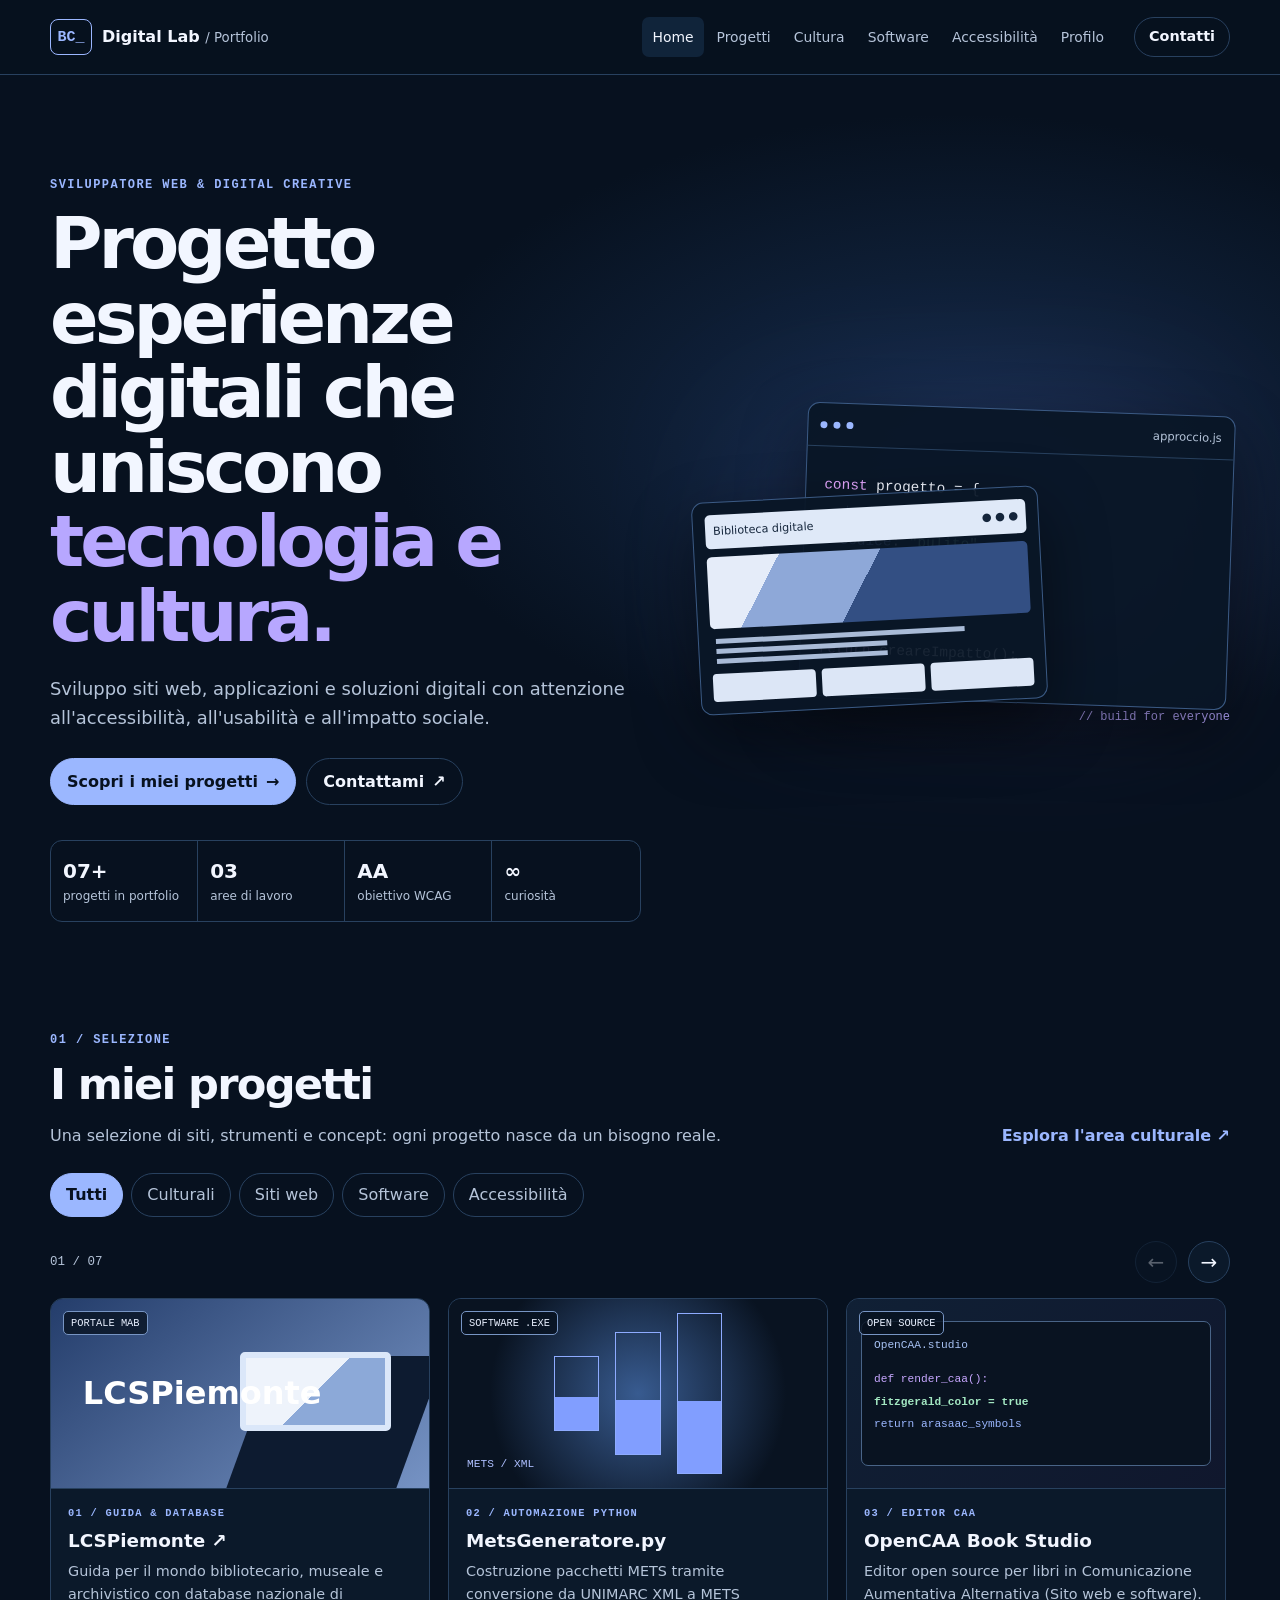
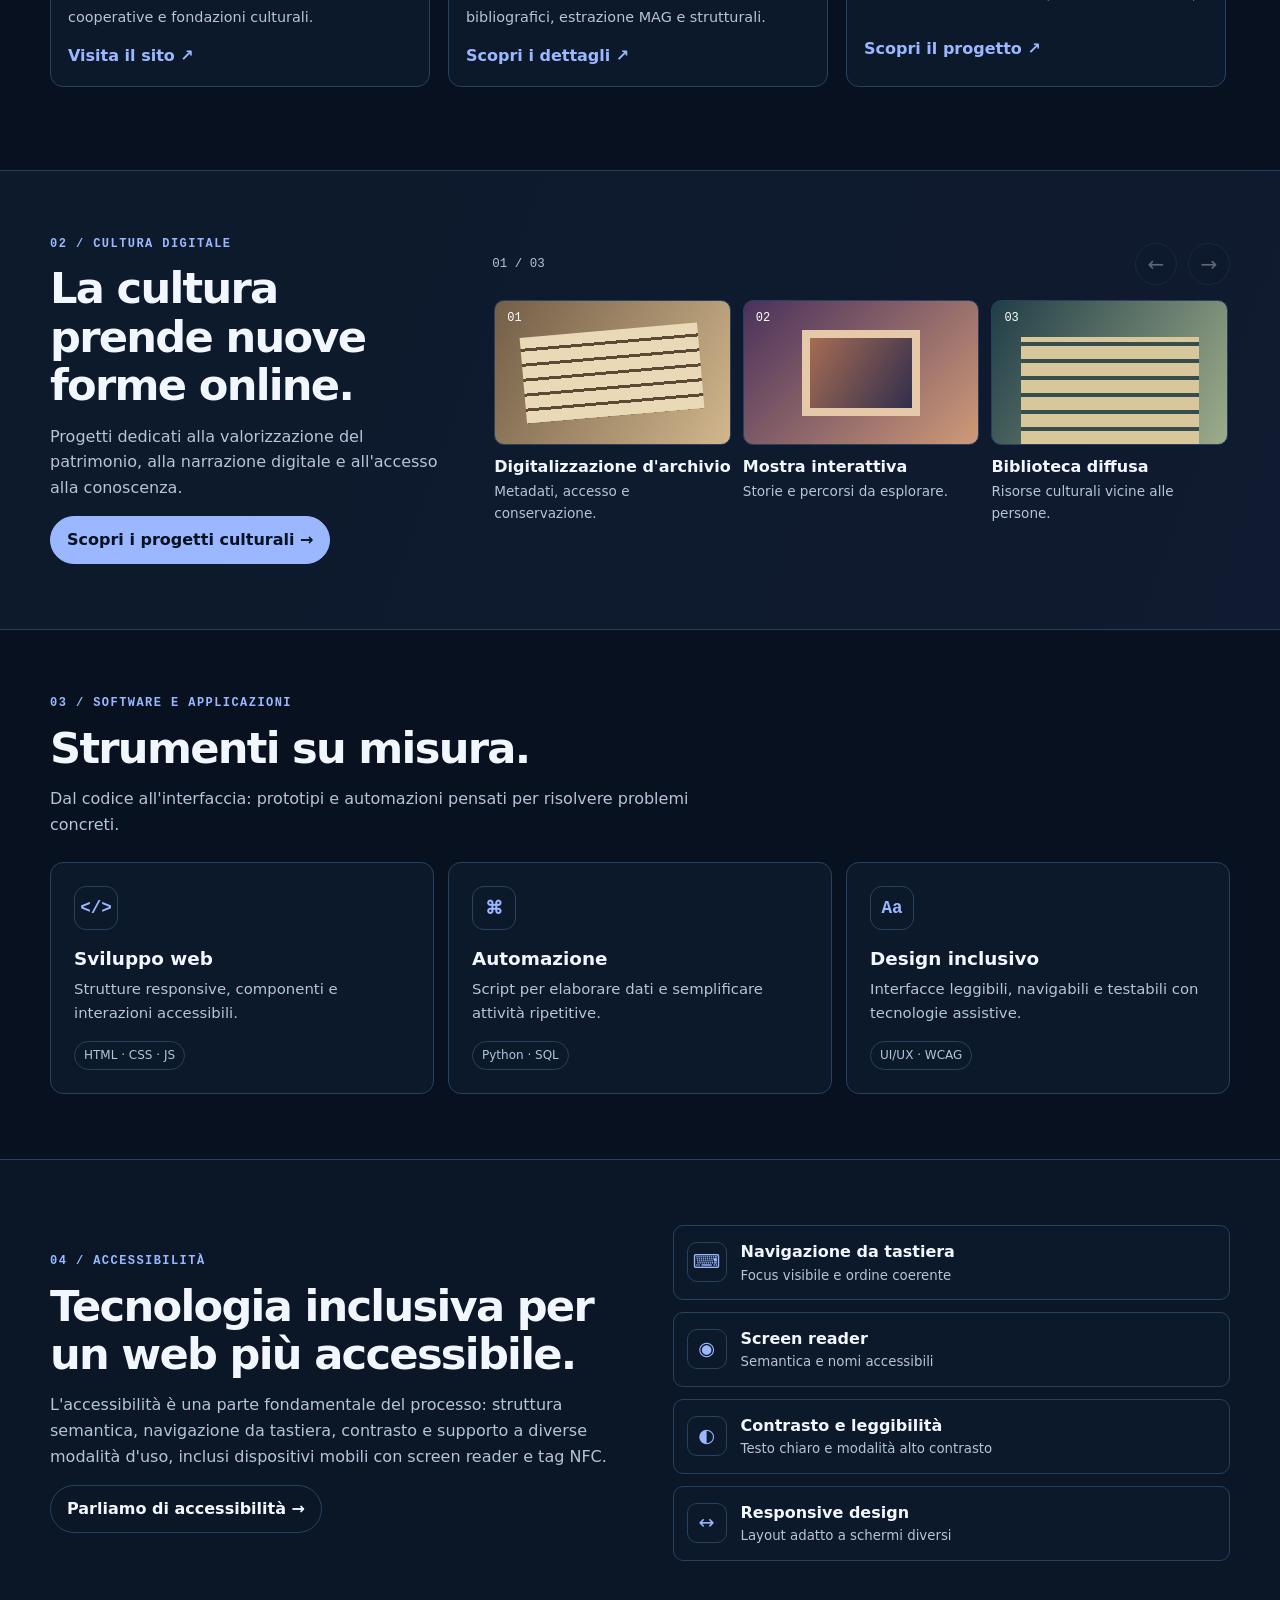
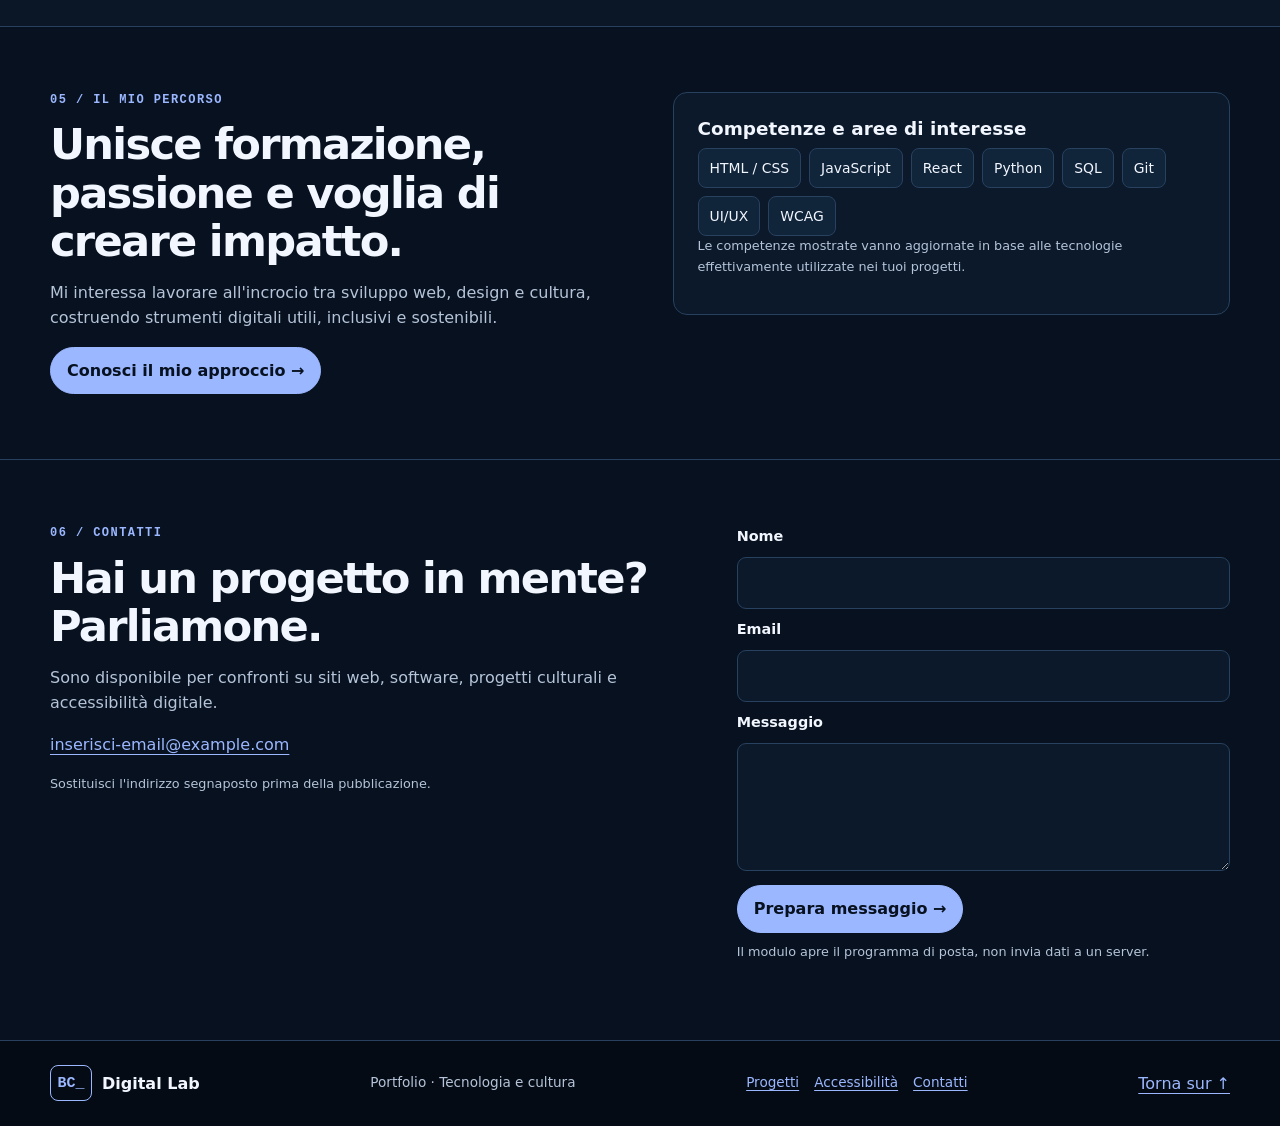
<file: index.html>
<!doctype html>
<html lang="it">
<head>
  <meta charset="utf-8">
  <meta name="viewport" content="width=device-width, initial-scale=1">
  <meta name="description" content="Portfolio Digital Lab: sviluppo web, progetti culturali, software e accessibilità digitale.">
  <meta name="theme-color" content="#07111f">
  <title>Digital Lab — Tecnologia e cultura</title>
 <style>
    :root {
      color-scheme: dark;
      --bg: #07111f;
      --panel: #0b192a;
      --panel2: #10243a;
      --line: #28415f;
      --text: #f2f6ff;
      --muted: #b5c4d9;
      --blue: #9bb7ff;
      --purple: #b7a7ff;
      --focus: #ffe08a;
      --max: 1180px;
    }
    :root[data-contrast="high"] {
      --bg: #000; --panel: #000; --panel2: #111; --line: #fff; --text: #fff; --muted: #fff; --blue: #ff0; --purple: #0ff; --focus: #ff0;
    }
    * { box-sizing: border-box; }
    html { scroll-behavior: smooth; scroll-padding-top: 90px; }
    body { margin: 0; background: var(--bg); color: var(--text); font: 16px/1.6 Inter, system-ui, -apple-system, "Segoe UI", sans-serif; }
    a { color: var(--blue); text-underline-offset: 0.22em; }
    a:hover { color: var(--text); }
    button, input, textarea { font: inherit; }
    button, a { touch-action: manipulation; }
    :focus-visible { outline: 3px solid var(--focus); outline-offset: 4px; }
    @media (prefers-reduced-motion: reduce) {
      html { scroll-behavior: auto; }
      *, *::before, *::after { scroll-behavior: auto !important; animation-duration: 0.01ms !important; transition-duration: 0.01ms !important; }
    }
    .wrap { width: min(var(--max), calc(100% - 40px)); margin-inline: auto; }
    .skip-link { position: absolute; top: -80px; left: 12px; background: var(--focus); color: #000; padding: 12px; z-index: 100; border-radius: 8px; }
    .skip-link:focus { top: 12px; }
    .site-header { position: sticky; top: 0; z-index: 20; background: #07111ff0; border-bottom: 1px solid var(--line); backdrop-filter: blur(12px); }
    .header-inner { min-height: 74px; display: flex; align-items: center; gap: 20px; }
    .brand { display: flex; align-items: center; gap: 10px; color: var(--text); text-decoration: none; font-weight: 800; white-space: nowrap; }
    .brand small { color: var(--muted); font-weight: 500; }
    .brand-mark { display: grid; place-items: center; width: 42px; height: 36px; border: 1px solid var(--blue); border-radius: 8px; color: var(--blue); font: 800 15px ui-monospace, monospace; }
    .nav { display: flex; gap: 3px; margin-left: auto; }
    .nav a { padding: 9px 10px; color: var(--muted); text-decoration: none; font-size: 0.87rem; border-radius: 7px; }
    .nav a:hover, .nav a[aria-current="page"] { color: var(--text); background: var(--panel2); }
    .button { display: inline-flex; align-items: center; justify-content: center; gap: 8px; min-height: 44px; padding: 10px 16px; border: 1px solid var(--line); border-radius: 999px; text-decoration: none; color: var(--text); font-weight: 700; cursor: pointer; background: var(--panel2); }
    .button.primary { background: var(--blue); color: #07111f; border-color: var(--blue); }
    .button.outline { background: transparent; }
    .button.small { min-height: 38px; padding: 7px 14px; font-size: 0.9rem; }
    .menu-toggle { display: none; }
    .hero { padding: clamp(55px, 8vw, 105px) 0 45px; background: radial-gradient(ellipse at 75% 40%, #152b4b 0, transparent 42%); }
    .hero-layout { display: grid; grid-template-columns: 1.05fr 0.95fr; align-items: center; gap: 55px; }
    .eyebrow { font: 700 0.75rem/1.4 ui-monospace, monospace; text-transform: uppercase; letter-spacing: 0.12em; color: var(--blue); margin: 0 0 12px; }
    h1, h2, h3, p { margin-top: 0; }
    h1 { font-size: clamp(2.6rem, 5.6vw, 4.7rem); line-height: 1.04; letter-spacing: -0.055em; margin-bottom: 22px; max-width: 14ch; }
    h1 em { font-style: normal; color: var(--purple); }
    h2 { font-size: clamp(1.8rem, 3.4vw, 2.7rem); line-height: 1.12; letter-spacing: -0.04em; margin-bottom: 14px; }
    h3 { font-size: 1.15rem; line-height: 1.25; margin-bottom: 8px; }
    .lead { font-size: 1.12rem; color: var(--muted); max-width: 56ch; }
    .actions { display: flex; gap: 10px; flex-wrap: wrap; margin: 25px 0; }
    .stats { display: grid; grid-template-columns: repeat(4, 1fr); border: 1px solid var(--line); border-radius: 12px; margin-top: 35px; }
    .stats div { padding: 14px 12px; border-right: 1px solid var(--line); }
    .stats div:last-child { border: 0; }
    .stats strong, .stats span { display: block; }
    .stats strong { font-size: 1.25rem; }
    .stats span { font-size: 0.75rem; color: var(--muted); }
    .hero-art { min-height: 350px; position: relative; display: grid; place-items: center; }
    .glow { position: absolute; width: 85%; height: 80%; background: linear-gradient(130deg, #253e72, #775bb4); filter: blur(80px); opacity: 0.23; }
    .code-card, .mini-window { position: absolute; border: 1px solid #3b5a84; background: #091626ed; border-radius: 12px; box-shadow: 0 25px 65px #0007; }
    .code-card { width: 80%; right: 0; top: 35px; transform: rotate(2deg); z-index: 2; }
    .window-bar { display: flex; align-items: center; gap: 6px; border-bottom: 1px solid var(--line); padding: 12px; color: var(--muted); font-size: 0.72rem; }
    .window-bar i { width: 7px; height: 7px; border-radius: 50%; background: #9bb7ff; }
    .window-bar span { margin-left: auto; }
    .code-card pre { padding: 10px 18px 18px; font: clamp(0.7rem, 1.2vw, 0.9rem)/1.9 ui-monospace, monospace; white-space: pre-wrap; }
    .pink { color: #e5a7ff; } .blue { color: #9bb7ff; } .green { color: #9ee6c2; }
    .mini-window { width: 65%; left: 0; bottom: 18px; z-index: 3; transform: rotate(-3deg); padding: 12px; }
    .mini-top { font-size: 0.7rem; color: #14253b; background: #dfe9f8; border-radius: 5px; padding: 8px; }
    .mini-top span { float: right; }
    .mini-banner { height: 72px; background: linear-gradient(120deg, #e5ecf9 20%, #8ea8d8 20% 48%, #334f83 48%); margin-top: 8px; border-radius: 5px; }
    .mini-lines { padding: 5px; }
    .mini-lines b, .mini-lines i { display: block; height: 5px; background: #a9bbd7; margin: 5px 0; width: 80%; }
    .mini-lines i { width: 55%; }
    .mini-cards { display: flex; gap: 6px; }
    .mini-cards i { height: 28px; flex: 1; background: #dce6f6; border-radius: 4px; }
    .art-label { position: absolute; right: 0; bottom: 0; color: var(--purple); font: 0.75rem ui-monospace, monospace; }
    .section { padding: 65px 0; }
    .section-head { display: flex; align-items: end; justify-content: space-between; gap: 25px; margin-bottom: 25px; }
    .section-head > div { max-width: 700px; }
    .muted { color: var(--muted); }
    .section-head .muted { margin-bottom: 0; }
    .text-link { font-weight: 700; text-decoration: none; }
    .filters { display: flex; gap: 8px; flex-wrap: wrap; margin: 24px 0; }
    .filter { border: 1px solid var(--line); border-radius: 999px; background: transparent; color: var(--muted); padding: 8px 15px; min-height: 40px; cursor: pointer; }
    .filter.active, .filter[aria-pressed="true"] { background: var(--blue); color: #07111f; border-color: var(--blue); font-weight: 750; }
    .carousel-shell, .culture-carousel { min-width: 0; }
    .carousel-controls { display: flex; justify-content: space-between; align-items: center; margin-bottom: 13px; }
    .carousel-count { font: 0.78rem ui-monospace, monospace; color: var(--muted); }
    .arrow { width: 42px; height: 42px; border: 1px solid var(--line); border-radius: 50%; background: var(--panel); color: var(--text); font-size: 1.25rem; cursor: pointer; margin-left: 6px; }
    .arrow:disabled { opacity: 0.35; cursor: not-allowed; }
    .carousel-track { display: grid; grid-auto-columns: calc((100% - 36px)/3); grid-auto-flow: column; gap: 18px; overflow-x: auto; scroll-snap-type: x mandatory; scrollbar-color: var(--line) transparent; scrollbar-width: thin; padding: 2px 2px 18px; overscroll-behavior-inline: contain; }
    .project-card { min-width: 0; scroll-snap-align: start; border: 1px solid var(--line); border-radius: 13px; overflow: hidden; background: var(--panel); }
    .project-image { height: 190px; display: block; position: relative; overflow: hidden; background: #12243b; border-bottom: 1px solid var(--line); text-decoration: none; }
    .image-tag { position: absolute; top: 12px; left: 12px; z-index: 2; font: 0.65rem ui-monospace, monospace; color: #e9f0ff; border: 1px solid #7795c4; background: #07111fc9; padding: 5px 7px; border-radius: 5px; }
    .library-art, .portal-art, .editor-art, .exhibit-art, .data-art, .story-art, .nfc-art { position: absolute; inset: 0; display: flex; align-items: center; justify-content: center; overflow: hidden; }
    .library-art { background: linear-gradient(135deg, #213f4c, #0b1928); }
    .library-art span { z-index: 2; font: 700 1.5rem/1.1 Georgia, serif; color: #f1eadb; transform: rotate(-5deg); text-shadow: 0 2px 12px #000; }
    .library-art i { position: absolute; width: 60%; height: 65%; right: -5%; bottom: -15%; background: repeating-linear-gradient(0deg, #c6b38e 0 8px, #3c4d4d 8px 12px); transform: rotate(-15deg); box-shadow: 0 0 0 12px #1b2d35; }
    .library-art b { position: absolute; width: 70px; height: 125px; right: 17%; top: 35px; border: 4px solid #101b29; border-radius: 15px; background: linear-gradient(#dbe8f8 0 20%, #829fcb 20% 27%, #f0f3f9 27%); }
    .image-portal { background: linear-gradient(140deg, #243d6b, #7693c4); }
    .portal-art span { font-size: 2rem; font-weight: 850; line-height: 1; color: #fff; margin-right: 20%; z-index: 2; }
    .portal-art i { position: absolute; right: 5%; bottom: -30%; width: 45%; height: 100%; background: #0d1b30; transform: skew(-20deg); }
    .portal-art b { position: absolute; right: 10%; top: 28%; width: 40%; height: 42%; border: 6px solid #dbe7f9; border-radius: 5px; background: linear-gradient(135deg, #eef3fb 0 50%, #8ca9d8 50%); }
    .image-code { background: linear-gradient(135deg, #102035, #10172d); }
    .editor-art { inset: 22px 14px; border: 1px solid #496487; border-radius: 7px; background: #091321; display: block; padding: 12px; font: 0.7rem/2 ui-monospace, monospace; color: #a7c2f4; }
    .editor-art span, .editor-art i, .editor-art b, .editor-art em { display: block; font-style: normal; }
    .editor-art i { color: #c7a7ff; margin-top: 12px; }
    .editor-art b { color: #a3e7c2; }
    .editor-art em { color: #9bb7ff; }
    .image-exhibit { background: linear-gradient(120deg, #4a302c, #b57954); }
    .exhibit-art i { position: absolute; width: 35%; height: 80%; left: 8%; bottom: -10%; background: linear-gradient(130deg, #d3a778, #3e2a2b); transform: rotate(8deg); }
    .exhibit-art b { position: absolute; width: 35%; height: 65%; right: 10%; top: 18%; background: linear-gradient(135deg, #f0d9b3, #6d4137); border: 7px solid #251c22; }
    .exhibit-art span { z-index: 2; font: 700 1.5rem Georgia, serif; color: white; text-shadow: 0 2px 9px #000; }
    .image-data { background: radial-gradient(circle at 50% 50%, #385b90, #091321 70%); }
    .data-art i { height: 40%; width: 12%; border: 1px solid #8eabff; background: linear-gradient(0deg, #819eff 0 45%, transparent 45%); margin: 0 8px; align-self: center; }
    .data-art i:nth-child(2) { height: 65%; }
    .data-art i:nth-child(3) { height: 85%; }
    .data-art span { position: absolute; bottom: 18px; left: 18px; color: #aebfff; font: 0.7rem ui-monospace, monospace; }
    .image-story { background: linear-gradient(130deg, #342650, #8e668d); }
    .story-art span { font: 700 1.8rem/1.05 Georgia, serif; color: #fff; z-index: 2; margin-right: 25%; }
    .story-art i { position: absolute; width: 40%; height: 80%; right: 5%; background: linear-gradient(135deg, #d8b6a4, #4c365a); transform: rotate(8deg); }
    .story-art b { position: absolute; width: 35%; height: 55%; right: 10%; background: linear-gradient(145deg, #e3d4c6, #6e4c75); border: 6px solid #30213d; }
    .nfc-art { background: linear-gradient(135deg, #1e3c72, #2a5298); }
    .nfc-art span { font: 700 1.4rem/1.1 Inter, sans-serif; color: #fff; z-index: 2; text-shadow: 0 2px 10px #000; }
    .nfc-art i { position: absolute; width: 50px; height: 50px; border: 3px solid rgba(255,255,255,0.4); border-radius: 50%; animation: pulse 2s infinite; }
    @keyframes pulse {
      0% { transform: scale(1); opacity: 0.8; }
      50% { transform: scale(1.2); opacity: 0.3; }
      100% { transform: scale(1); opacity: 0.8; }
    }
    .project-info { padding: 17px; }
    .project-info h3 a { color: var(--text); text-decoration: none; }
    .project-info h3 a:hover { color: var(--blue); }
    .project-info p:not(.eyebrow) { font-size: 0.9rem; color: var(--muted); min-height: 4.3em; }
    .project-info .eyebrow { font-size: 0.65rem; margin-bottom: 8px; }
    .culture-band { padding: 65px 0; background: linear-gradient(110deg, #0c1a2b, #101a30); border-block: 1px solid var(--line); }
    .culture-layout { display: grid; grid-template-columns: 0.7fr 1.3fr; gap: 45px; align-items: center; }
    .culture-copy h2 { max-width: 12ch; }
    .culture-copy p:not(.eyebrow) { color: var(--muted); }
    .carousel-track.compact { grid-auto-columns: calc((100% - 24px)/3); gap: 12px; }
    .culture-card { scroll-snap-align: start; min-width: 0; }
    .culture-card h3 { font-size: 1rem; margin: 12px 0 4px; }
    .culture-card p { font-size: 0.85rem; color: var(--muted); }
    .culture-thumb { height: 145px; border: 1px solid var(--line); border-radius: 10px; position: relative; overflow: hidden; background: #1b2e43; }
    .culture-thumb span { position: absolute; top: 10px; left: 12px; color: #fff; font: 0.75rem ui-monospace, monospace; z-index: 2; }
    .thumb-archive { background: linear-gradient(120deg, #735e47, #d2b78d); }
    .thumb-archive i { position: absolute; inset: 20% 12%; background: repeating-linear-gradient(0deg, #e9d9b6 0 12px, #5d4935 12px 15px); transform: rotate(-5deg); }
    .thumb-museum { background: linear-gradient(135deg, #4a315c, #cf9a77); }
    .thumb-museum i { position: absolute; inset: 20% 25%; border: 8px solid #e6c9a8; background: linear-gradient(120deg, #a56c54, #322e4c); }
    .thumb-library { background: linear-gradient(120deg, #203e48, #9eac8a); }
    .thumb-library i { position: absolute; bottom: 0; left: 12%; right: 12%; height: 75%; background: repeating-linear-gradient(0deg, #d9c79c 0 13px, #364d4d 13px 17px); }
    .feature-grid { display: grid; grid-template-columns: repeat(3, 1fr); gap: 14px; }
    .feature-card { border: 1px solid var(--line); border-radius: 13px; background: var(--panel); padding: 23px; }
    .feature-icon { display: grid; place-items: center; width: 44px; height: 44px; border: 1px solid var(--line); border-radius: 12px; color: var(--blue); font: 700 1.1rem ui-monospace, monospace; margin-bottom: 17px; }
    .feature-card p { color: var(--muted); font-size: 0.93rem; }
    .chip { display: inline-block; border: 1px solid var(--line); border-radius: 999px; padding: 4px 9px; color: var(--muted); font-size: 0.75rem; }
    .access-section { padding: 65px 0; background: #0b1727; border-block: 1px solid var(--line); }
    .access-layout, .profile-layout { display: grid; grid-template-columns: 1fr 1fr; gap: 65px; align-items: center; }
    .access-list { list-style: none; padding: 0; margin: 0; display: grid; gap: 12px; }
    .access-list li { display: flex; gap: 14px; align-items: center; padding: 13px; border: 1px solid var(--line); border-radius: 10px; background: var(--panel); }
    .access-list li > span { display: grid; place-items: center; flex: 0 0 40px; height: 40px; border: 1px solid var(--line); border-radius: 10px; color: var(--blue); font-size: 1.2rem; }
    .access-list small { display: block; color: var(--muted); }
    .profile-layout { align-items: start; }
    .skills-panel { padding: 24px; border: 1px solid var(--line); border-radius: 14px; background: var(--panel); }
    .skill-list { display: flex; flex-wrap: wrap; gap: 8px; }
    .skill-list span { border: 1px solid var(--line); border-radius: 8px; padding: 8px 11px; background: var(--panel2); font-size: 0.87rem; }
    .note { font-size: 0.8rem; color: var(--muted); }
    .contact-section { padding: 65px 0; border-top: 1px solid var(--line); }
    .contact-layout { display: grid; grid-template-columns: 1fr 0.8fr; gap: 70px; }
    .contact-layout form { display: grid; gap: 9px; }
    .contact-layout label { font-weight: 700; font-size: 0.9rem; }
    .contact-layout input, .contact-layout textarea { width: 100%; padding: 12px; border: 1px solid var(--line); border-radius: 9px; background: var(--panel); color: var(--text); }
    .contact-layout textarea { resize: vertical; }
    .contact-layout form .button { justify-self: start; margin-top: 5px; }
    .footer { border-top: 1px solid var(--line); background: #050b14; }
    .footer-inner { min-height: 85px; display: flex; align-items: center; justify-content: space-between; gap: 18px; flex-wrap: wrap; }
    .footer-inner > span { color: var(--muted); font-size: 0.85rem; }
    .footer nav { display: flex; gap: 15px; }
    .footer nav a { font-size: 0.85rem; }
    .sr-only { position: absolute; width: 1px; height: 1px; padding: 0; margin: -1px; overflow: hidden; clip: rect(0, 0, 0, 0); white-space: nowrap; border: 0; }
    @media (max-width: 900px) {
      .header-inner { flex-wrap: wrap; padding: 12px 0; }
      .menu-toggle { display: inline-flex; margin-left: auto; background: transparent; color: var(--text); border: 1px solid var(--line); border-radius: 8px; padding: 8px 12px; }
      .header-contact { display: none; }
      .nav { display: none; order: 5; width: 100%; margin: 0; flex-wrap: wrap; }
      .nav.open { display: flex; }
      .hero-layout { grid-template-columns: 1fr; gap: 20px; }
      .hero-art { min-height: 320px; }
      .culture-layout { grid-template-columns: 1fr; gap: 25px; }
      .access-layout, .profile-layout { grid-template-columns: 1fr; gap: 30px; }
      .carousel-track { grid-auto-columns: calc((100% - 18px)/2); }
      .carousel-track.compact { grid-auto-columns: calc((100% - 12px)/2); }
    }
    @media (max-width: 580px) {
      .wrap { width: calc(100% - 28px); }
      .brand small { display: none; }
      .hero { padding-top: 45px; }
      .hero-art { min-height: 270px; }
      .code-card { width: 88%; top: 10px; }
      .mini-window { width: 65%; bottom: 0; }
      .stats { grid-template-columns: repeat(2, 1fr); }
      .stats div:nth-child(2) { border-right: 0; }
      .stats div:nth-child(-n+2) { border-bottom: 1px solid var(--line); }
      .section, .culture-band, .access-section, .contact-section { padding: 45px 0; }
      .section-head { display: block; }
      .section-head > .text-link { display: inline-block; margin-top: 15px; }
      .carousel-track { grid-auto-columns: 84%; }
      .carousel-track.compact { grid-auto-columns: 78%; }
      .project-image { height: 200px; }
      .feature-grid { grid-template-columns: 1fr; }
      .contact-layout { grid-template-columns: 1fr; gap: 30px; }
      .footer-inner { padding: 18px 0; }
      .footer nav { order: 3; width: 100%; }
    }
   .nfc-art { 
  background: linear-gradient(135deg, #1e3c72, #2a5298); 
  display: flex;
  align-items: center;
  justify-content: center;
  position: relative;
}
.nfc-icon-wrapper {
  display: flex;
  flex-direction: column;
  align-items: center;
  gap: 10px;
  z-index: 2;
}
.nfc-icon-wrapper span { 
  font: 700 1.2rem/1.1 Inter, sans-serif; 
  color: #fff; 
  text-shadow: 0 2px 10px rgba(0, 0, 0, 0.5); 
}
.nfc-icon-wrapper i { 
  display: block;
  width: 44px; 
  height: 44px; 
  border: 3px solid rgba(255,255,255,0.8); 
  border-radius: 50%; 
  animation: pulse 2s infinite; 
}
   .nfc-art .image-tag {
  font-size: 0.65rem; /* Riduce la dimensione del testo per uniformarlo alle altre card */
  padding: 5px 7px;
}
  </style>
</head>
<body>
  <a class="skip-link" href="#main">Salta al contenuto</a>

  
  <header class="site-header">
    <div class="wrap header-inner">
      <a class="brand" href="index.html" aria-label="Digital Lab, home">
        <span class="brand-mark">BC_</span>
        <span>Digital Lab <small>/ Portfolio</small></span>
      </a>
      <button class="menu-toggle" aria-expanded="false" aria-controls="main-nav">Menu</button>
      <nav id="main-nav" class="nav" aria-label="Navigazione principale">
        <a href="#home" aria-current="page">Home</a>
        <a href="#progetti">Progetti</a>
        <a href="#cultura">Cultura</a>
        <a href="#software">Software</a>
        <a href="#accessibilita">Accessibilità</a>
        <a href="#profilo">Profilo</a>
      </nav>
      <a class="button small outline header-contact" href="#contatti">Contatti</a>
    </div>
  </header>

  <main id="main">
    <section class="hero" id="home">
      <div class="wrap hero-layout">
        <div class="hero-copy">
          <p class="eyebrow">Sviluppatore web &amp; digital creative</p>
          <h1>Progetto esperienze digitali che uniscono <em>tecnologia e cultura.</em></h1>
          <p class="lead">Sviluppo siti web, applicazioni e soluzioni digitali con attenzione all'accessibilità, all'usabilità e all'impatto sociale.</p>
          <div class="actions">
            <a class="button primary" href="#progetti">Scopri i miei progetti <span aria-hidden="true">→</span></a>
            <a class="button outline" href="#contattami">Contattami <span aria-hidden="true">↗</span></a>
          </div>
          <div class="stats" aria-label="In breve">
            <div><strong>07+</strong><span>progetti in portfolio</span></div>
            <div><strong>03</strong><span>aree di lavoro</span></div>
            <div><strong>AA</strong><span>obiettivo WCAG</span></div>
            <div><strong>∞</strong><span>curiosità</span></div>
          </div>
        </div>
        <div class="hero-art" aria-label="Anteprima decorativa di codice e sito web">
          <div class="glow"></div>
          <div class="code-card">
            <div class="window-bar"><i></i><i></i><i></i><span>approccio.js</span></div>
            <pre><span class="pink">const</span> progetto = {
  <span class="blue">design</span>: <span class="green">"inclusivo"</span>,
  <span class="blue">codice</span>: <span class="green">"pulito"</span>,
  <span class="blue">cultura</span>: <span class="green">"condivisa"</span>
};

<span class="pink">return</span> creareImpatto();</pre>
          </div>
          <div class="mini-window">
            <div class="mini-top">Biblioteca digitale <span>● ● ●</span></div>
            <div class="mini-banner"></div>
            <div class="mini-lines"><b></b><i></i><i></i></div>
            <div class="mini-cards"><i></i><i></i><i></i></div>
          </div>
          <span class="art-label">// build for everyone</span>
        </div>
      </div>
    </section>

    <section class="section" id="progetti">
      <div class="wrap">
        <div class="section-head">
          <div>
            <p class="eyebrow">01 / Selezione</p>
            <h2>I miei progetti</h2>
            <p class="muted">Una selezione di siti, strumenti e concept: ogni progetto nasce da un bisogno reale.</p>
          </div>
          <a class="text-link" href="#cultura">Esplora l'area culturale ↗</a>
        </div>

        <div class="filters" role="group" aria-label="Filtra i progetti">
          <button class="filter active" data-filter="tutti" aria-pressed="true">Tutti</button>
          <button class="filter" data-filter="cultura" aria-pressed="false">Culturali</button>
          <button class="filter" data-filter="web" aria-pressed="false">Siti web</button>
          <button class="filter" data-filter="software" aria-pressed="false">Software</button>
          <button class="filter" data-filter="accessibilita" aria-pressed="false">Accessibilità</button>
        </div>

        <div class="carousel-shell" data-carousel>
          <div class="carousel-controls">
            <span class="carousel-count" data-count>01 / 07</span>
            <div>
              <button class="arrow" data-prev aria-label="Progetti precedenti">←</button>
              <button class="arrow" data-next aria-label="Progetti successivi">→</button>
            </div>
          </div>

          <div class="carousel-track" data-track tabindex="0" aria-label="Carosello dei progetti">
            <!-- Progetto 1: LCSPiemonte -->
            <article class="project-card" data-category="cultura web">
              <a class="project-image image-portal" href="https://vlad-pixelsvg.github.io/LCSPiemonte/" target="_blank">
                <span class="image-tag">PORTALE MAB</span>
                <div class="portal-art">
                  <span>LCSPiemonte</span>
                  <i></i><b></b>
                </div>
              </a>
              <div class="project-info">
                <p class="eyebrow">01 / Guida & Database</p>
                <h3><a href="https://vlad-pixelsvg.github.io/LCSPiemonte/" target="_blank">LCSPiemonte ↗</a></h3>
                <p>Guida per il mondo bibliotecario, museale e archivistico con database nazionale di cooperative e fondazioni culturali.</p>
                <a class="text-link" href="https://vlad-pixelsvg.github.io/LCSPiemonte/" target="_blank">Visita il sito ↗</a>
              </div>
            </article>

            <!-- Progetto 2: MetsGeneratore.py -->
            <article class="project-card" data-category="software cultura">
              <a class="project-image image-data" href="Mets.html">
                <span class="image-tag">SOFTWARE .EXE</span>
                <div class="data-art">
                  <i></i><i></i><i></i>
                  <span>METS / XML</span>
                </div>
              </a>
              <div class="project-info">
                <p class="eyebrow">02 / Automazione Python</p>
                <h3><a href="Mets.html">MetsGeneratore.py</a></h3>
                <p>Costruzione pacchetti METS tramite conversione da UNIMARC XML a METS bibliografici, estrazione MAG e strutturali.</p>
                <a class="text-link" href="Mets.html">Scopri i dettagli ↗</a>
              </div>
            </article>

            <!-- Progetto 3: OpenCAA Book Studio -->
            <article class="project-card" data-category="cultura accessibilita software">
              <a class="project-image image-code" href="Caa.html">
                <span class="image-tag">OPEN SOURCE</span>
                <div class="editor-art">
                  <span>OpenCAA.studio</span>
                  <i>def render_caa():</i>
                  <b> fitzgerald_color = true</b>
                  <em> return arasaac_symbols</em>
                </div>
              </a>
              <div class="project-info">
                <p class="eyebrow">03 / Editor CAA</p>
                <h3><a href="Caa.html">OpenCAA Book Studio</a></h3>
                <p>Editor open source per libri in Comunicazione Aumentativa Alternativa (Sito web e software).</p>
                <a class="text-link" href="Caa.html">Scopri il progetto ↗</a>
              </div>
            </article>

            <!-- Progetto 4: Typing Accessibile / 10 Dita -->
            <article class="project-card" data-category="accessibilita software">
              <a class="project-image image-library" href="#accessibilita">
                <span class="image-tag">ACCESSIBILITÀ</span>
                <div class="library-art">
                  <span>10 Dita<br>Ipovedenti</span>
                  <i></i><b></b>
                </div>
              </a>
              <div class="project-info">
                <p class="eyebrow">04 / Demo Didattica</p>
                <h3><a href="#accessibilita">Typing 10 Dita</a></h3>
                <p>Demo di un sistema guida per insegnare a utenti ipovedenti l'uso corretto della tastiera.</p>
                <a class="text-link" href="#accessibilita">Scopri il progetto ↗</a>
              </div>
            </article>
<!-- Progetto 5: Riproduttore Audio NFC -->
<article class="project-card" data-category="accessibilita web">
  <a class="project-image nfc-art" href="#accessibilita">
    <span class="image-tag">NFC &amp; ACCESSIBILITÀ</span>
    <div class="nfc-icon-wrapper">
      <i></i>
      <span>Audio NFC</span>
    </div>
  </a>
  <div class="project-info">
    <p class="eyebrow">05 / Mobile &amp; Screen Reader</p>
    <h3><a href="#accessibilita">Riproduttore Audio NFC</a></h3>
    <p>Player audio ottimizzato per tag NFC, apertura istantanea, schermo interamente cliccabile e compatibile con TalkBack/VoiceOver.</p>
    <a class="text-link" href="#accessibilita">Scopri il progetto ↗</a>
  </div>
</article>

            <!-- Progetto 6: Filtri Python Libri Antichi -->
            <article class="project-card" data-category="software">
              <a class="project-image image-exhibit" href="#software">
                <span class="image-tag">PYTHON SCRIPT</span>
                <div class="exhibit-art">
                  <i></i><b></b>
                  <span>Data Mining<br>Bibliografico</span>
                </div>
              </a>
              <div class="project-info">
                <p class="eyebrow">06 / Elaborazione Dati</p>
                <h3><a href="#software">Filtri Libri Antichi</a></h3>
                <p>Script in Python per l'elaborazione di dati di massa relativi a cataloghi di libri antichi e moderni.</p>
                <a class="text-link" href="#software">Scopri lo strumento ↗</a>
              </div>
            </article>

            <!-- Progetto 7: Vetrina Scrittore & Orientamento -->
            <article class="project-card" data-category="web cultura">
              <a class="project-image image-story" href="#cultura">
                <span class="image-tag">PORTALI WEB</span>
                <div class="story-art">
                  <span>Vetrina<br>& Orientamento</span>
                  <i></i><b></b>
                </div>
              </a>
              <div class="project-info">
                <p class="eyebrow">07 / Siti Dedicati</p>
                <h3><a href="#cultura">Editoria & Università</a></h3>
                <p>Pagine web per scrittori, associazioni studentesche per l'orientamento universitario, biblioteche GDR e blog.</p>
                <a class="text-link" href="#cultura">Esplora i concept ↗</a>
              </div>
            </article>
          </div>
          <p class="sr-only" aria-live="polite" data-carousel-status></p>
        </div>
      </div>
    </section>

    <section class="culture-band" id="cultura">
      <div class="wrap culture-layout">
        <div class="culture-copy">
          <p class="eyebrow">02 / Cultura digitale</p>
          <h2>La cultura prende nuove forme online.</h2>
          <p class="muted">Progetti dedicati alla valorizzazione del patrimonio, alla narrazione digitale e all'accesso alla conoscenza.</p>
          <a class="button primary" href="#progetti">Scopri i progetti culturali →</a>
        </div>
        <div class="culture-carousel" data-carousel>
          <div class="carousel-controls">
            <span class="carousel-count" data-count>01 / 03</span>
            <div>
              <button class="arrow" data-prev aria-label="Progetti culturali precedenti">←</button>
              <button class="arrow" data-next aria-label="Progetti culturali successivi">→</button>
            </div>
          </div>
          <div class="carousel-track compact" data-track tabindex="0" aria-label="Carosello di progetti culturali">
            <article class="culture-card">
              <div class="culture-thumb thumb-archive">
                <span>01</span><i></i>
              </div>
              <h3>Digitalizzazione d'archivio</h3>
              <p>Metadati, accesso e conservazione.</p>
            </article>
            <article class="culture-card">
              <div class="culture-thumb thumb-museum">
                <span>02</span><i></i>
              </div>
              <h3>Mostra interattiva</h3>
              <p>Storie e percorsi da esplorare.</p>
            </article>
            <article class="culture-card">
              <div class="culture-thumb thumb-library">
                <span>03</span><i></i>
              </div>
              <h3>Biblioteca diffusa</h3>
              <p>Risorse culturali vicine alle persone.</p>
            </article>
          </div>
          <p class="sr-only" aria-live="polite" data-carousel-status></p>
        </div>
      </div>
    </section>

    
    <section class="section" id="software">
      <div class="wrap">
        <div class="section-head">
          <div>
            <p class="eyebrow">03 / Software e applicazioni</p>
            <h2>Strumenti su misura.</h2>
            <p class="muted">Dal codice all'interfaccia: prototipi e automazioni pensati per risolvere problemi concreti.</p>
          </div>
        </div>
        <div class="feature-grid">
          <article class="feature-card">
            <span class="feature-icon">&lt;/&gt;</span>
            <h3>Sviluppo web</h3>
            <p>Strutture responsive, componenti e interazioni accessibili.</p>
            <span class="chip">HTML · CSS · JS</span>
          </article>
          <article class="feature-card">
            <span class="feature-icon">⌘</span>
            <h3>Automazione</h3>
            <p>Script per elaborare dati e semplificare attività ripetitive.</p>
            <span class="chip">Python · SQL</span>
          </article>
          <article class="feature-card">
            <span class="feature-icon">Aa</span>
            <h3>Design inclusivo</h3>
            <p>Interfacce leggibili, navigabili e testabili con tecnologie assistive.</p>
            <span class="chip">UI/UX · WCAG</span>
          </article>
        </div>
      </div>
    </section>

    <section class="access-section" id="accessibilita">
      <div class="wrap access-layout">
        <div>
          <p class="eyebrow">04 / Accessibilità</p>
          <h2>Tecnologia inclusiva per un web più accessibile.</h2>
          <p class="muted">L'accessibilità è una parte fondamentale del processo: struttura semantica, navigazione da tastiera, contrasto e supporto a diverse modalità d'uso, inclusi dispositivi mobili con screen reader e tag NFC.</p>
          <a class="button outline" href="#contatti">Parliamo di accessibilità →</a>
        </div>
        <ul class="access-list">
          <li><span>⌨</span><div><strong>Navigazione da tastiera</strong><small>Focus visibile e ordine coerente</small></div></li>
          <li><span>◉</span><div><strong>Screen reader</strong><small>Semantica e nomi accessibili</small></div></li>
          <li><span>◐</span><div><strong>Contrasto e leggibilità</strong><small>Testo chiaro e modalità alto contrasto</small></div></li>
          <li><span>↔</span><div><strong>Responsive design</strong><small>Layout adatto a schermi diversi</small></div></li>
        </ul>
      </div>
    </section>

    <section class="section" id="profilo">
      <div class="wrap profile-layout">
        <div>
          <p class="eyebrow">05 / Il mio percorso</p>
          <h2>Unisce formazione, passione e voglia di creare impatto.</h2>
          <p class="muted">Mi interessa lavorare all'incrocio tra sviluppo web, design e cultura, costruendo strumenti digitali utili, inclusivi e sostenibili.</p>
          <a class="button primary" href="#contatti">Conosci il mio approccio →</a>
        </div>
        <div class="skills-panel">
          <h3>Competenze e aree di interesse</h3>
          <div class="skill-list">
            <span>HTML / CSS</span><span>JavaScript</span><span>React</span><span>Python</span><span>SQL</span><span>Git</span><span>UI/UX</span><span>WCAG</span>
          </div>
          <p class="note">Le competenze mostrate vanno aggiornate in base alle tecnologie effettivamente utilizzate nei tuoi progetti.</p>
        </div>
      </div>
    </section>

    <section class="contact-section" id="contatti">
      <div class="wrap contact-layout">
        <div>
          <p class="eyebrow">06 / Contatti</p>
          <h2>Hai un progetto in mente? Parliamone.</h2>
          <p class="muted">Sono disponibile per confronti su siti web, software, progetti culturali e accessibilità digitale.</p>
          <p><a href="mailto:inserisci-email@example.com">inserisci-email@example.com</a></p>
          <p class="note">Sostituisci l'indirizzo segnaposto prima della pubblicazione.</p>
        </div>
        <form id="contact-form">
          <label for="name">Nome</label>
          <input id="name" name="name" autocomplete="name" required>
          <label for="email">Email</label>
          <input id="email" name="email" type="email" autocomplete="email" required>
          <label for="message">Messaggio</label>
          <textarea id="message" name="message" rows="4" required></textarea>
          <button class="button primary" type="submit">Prepara messaggio →</button>
          <p class="note" id="form-status" role="status">Il modulo apre il programma di posta, non invia dati a un server.</p>
        </form>
      </div>
    </section>
  </main>

  <footer class="footer">
    <div class="wrap footer-inner">
      <a class="brand" href="#home"><span class="brand-mark">BC_</span><span>Digital Lab</span></a>
      <span>Portfolio · Tecnologia e cultura</span>
      <nav aria-label="Navigazione a piè di pagina"><a href="#progetti">Progetti</a><a href="#accessibilita">Accessibilità</a><a href="#contatti">Contatti</a></nav>
      <a href="#home">Torna sur ↑</a>
    </div>
  </footer>

  <script>
    (() => {
      const menuButton = document.querySelector(".menu-toggle");
      const nav = document.querySelector("#main-nav");
      if (menuButton && nav) {
        menuButton.addEventListener("click", () => {
          const open = menuButton.getAttribute("aria-expanded") !== "true";
          menuButton.setAttribute("aria-expanded", String(open));
          nav.classList.toggle("open", open);
        });
        nav.querySelectorAll("a").forEach(link => link.addEventListener("click", () => {
          menuButton.setAttribute("aria-expanded", "false");
          nav.classList.remove("open");
        }));
      }

      document.querySelectorAll("[data-carousel]").forEach(carousel => {
        const track = carousel.querySelector("[data-track]");
        const prev = carousel.querySelector("[data-prev]");
        const next = carousel.querySelector("[data-next]");
        const count = carousel.querySelector("[data-count]");
        const status = carousel.querySelector("[data-carousel-status]");
        const cards = () => [...track.querySelectorAll("article:not([hidden])")];

        function update(announce = false) {
          const visible = cards();
          const maxScroll = Math.max(0, track.scrollWidth - track.clientWidth);
          if (prev) prev.disabled = track.scrollLeft <= 2;
          if (next) next.disabled = track.scrollLeft >= maxScroll - 2;
          if (count) {
            const current = visible.length ? Math.min(visible.length, Math.floor((track.scrollLeft + 8) / Math.max(1, visible[0].getBoundingClientRect().width + parseFloat(getComputedStyle(track).gap || 0))) + 1) : 0;
            count.textContent = `${String(current).padStart(2, "0")} / ${String(visible.length).padStart(2, "0")}`;
          }
          if (announce && status) status.textContent = "Carosello aggiornato. Usa le frecce per spostarti tra i progetti.";
        }
        function move(direction) {
          const visible = cards();
          if (!visible.length) return;
          const gap = parseFloat(getComputedStyle(track).gap) || 0;
          const amount = visible[0].getBoundingClientRect().width + gap;
          track.scrollBy({ left: direction * amount, behavior: matchMedia("(prefers-reduced-motion: reduce)").matches ? "auto" : "smooth" });
          window.setTimeout(() => update(true), 220);
        }
        prev?.addEventListener("click", () => move(-1));
        next?.addEventListener("click", () => move(1));
        track.addEventListener("scroll", () => update(false), { passive: true });
        window.addEventListener("resize", () => update(false));
        update();
      });

      const filters = [...document.querySelectorAll("[data-filter]")];
      const cards = [...document.querySelectorAll(".project-card[data-category]")];
      filters.forEach(button => button.addEventListener("click", () => {
        const selected = button.dataset.filter;
        filters.forEach(item => {
          const active = item === button;
          item.classList.toggle("active", active);
          item.setAttribute("aria-pressed", String(active));
        });
        cards.forEach(card => {
          card.hidden = selected !== "tutti" && !card.dataset.category.split(" ").includes(selected);
        });
        const carousel = document.querySelector("#progetti [data-track]");
        if (carousel) carousel.scrollTo({ left: 0, behavior: "auto" });
        const shell = document.querySelector("#progetti [data-carousel]");
        if (shell) {
          const count = shell.querySelector("[data-count]");
          const visible = cards.filter(card => !card.hidden).length;
          if (count) count.textContent = `${visible ? "01" : "00"} / ${String(visible).padStart(2, "0")}`;
        }
      }));

      const form = document.querySelector("#contact-form");
      if (form) form.addEventListener("submit", event => {
        event.preventDefault();
        const data = new FormData(form);
        const to = "inserisci-email@example.com";
        const subject = encodeURIComponent("Contatto portfolio");
        const body = encodeURIComponent(`Nome: ${data.get("name")}\nEmail: ${data.get("email")}\n\n${data.get("message")}`);
        if (to.includes("inserisci-email")) {
          document.querySelector("#form-status").textContent = "Sostituisci inserisci-email@example.com nel file con il tuo indirizzo prima di usare il modulo.";
          return;
        }
        location.href = `mailto:${to}?subject=${subject}&body=${body}`;
      });
    })();
  </script>
</body>
</html>
</file>
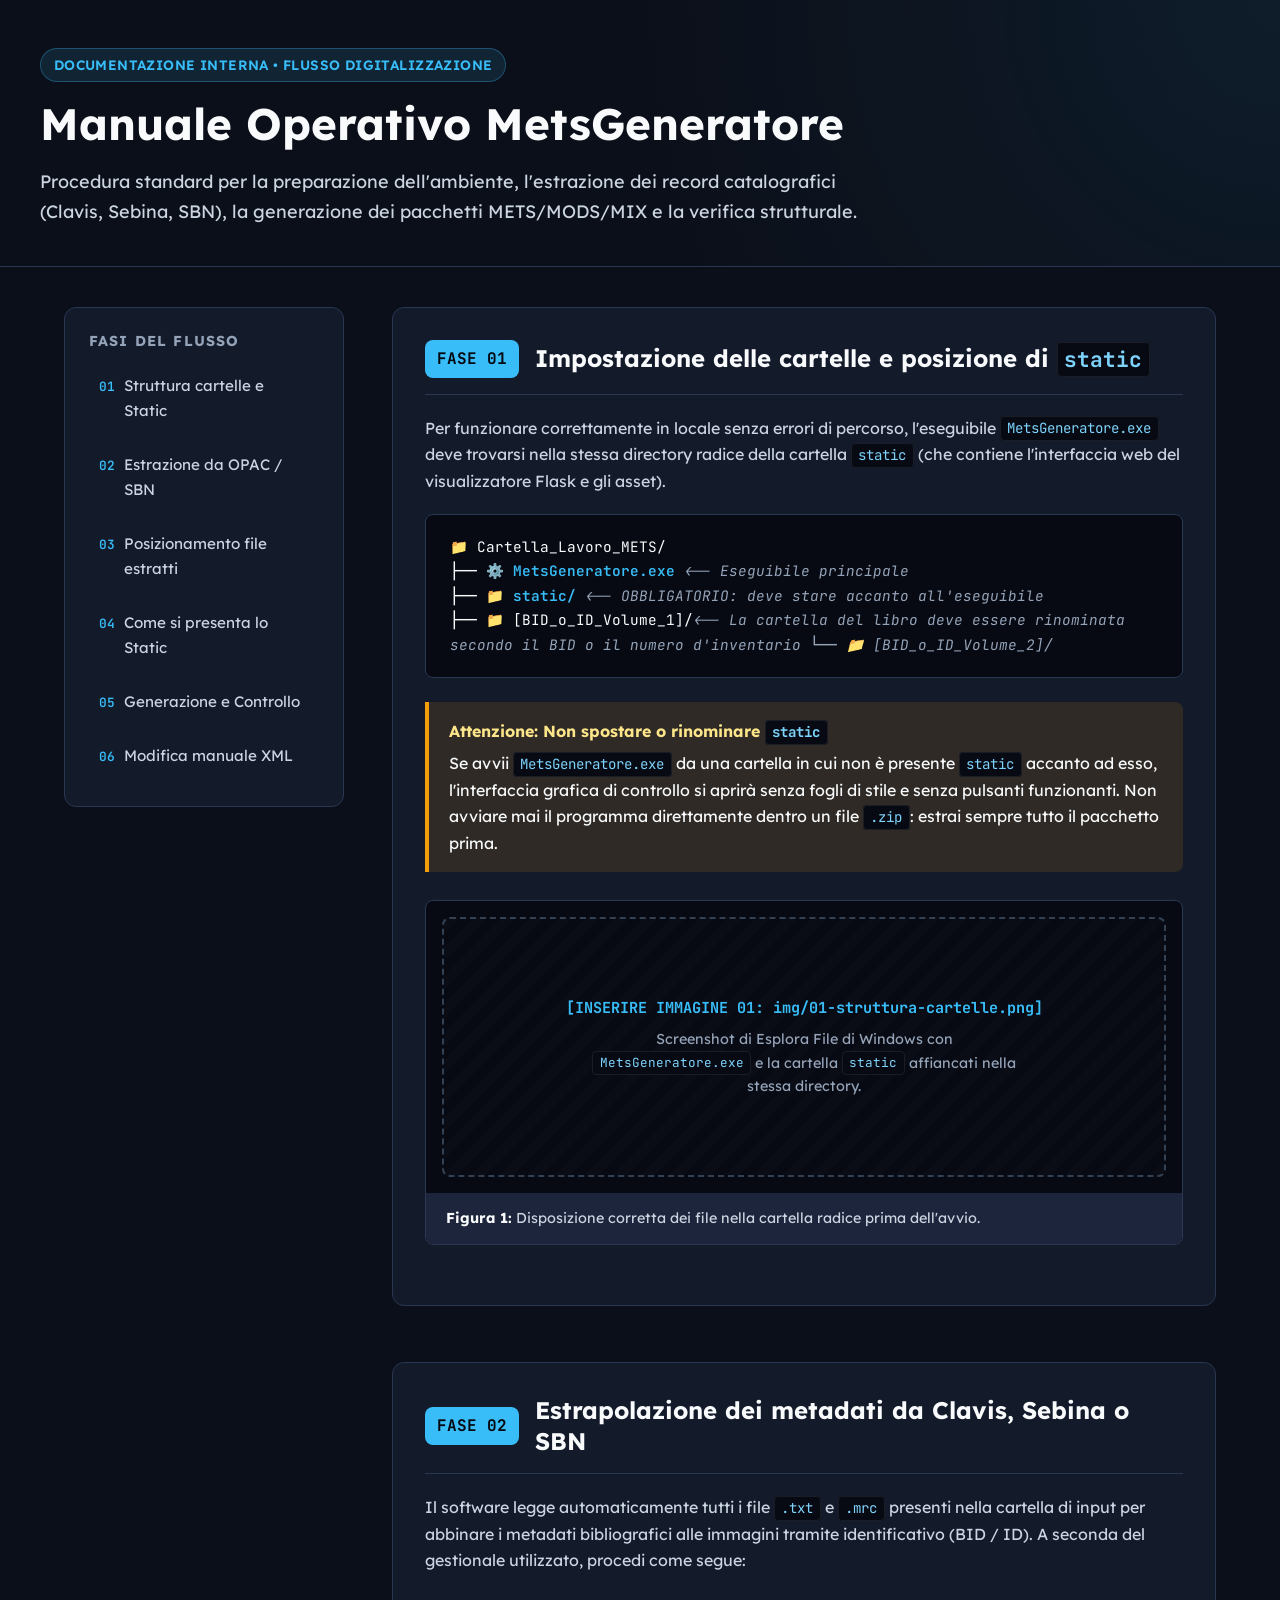
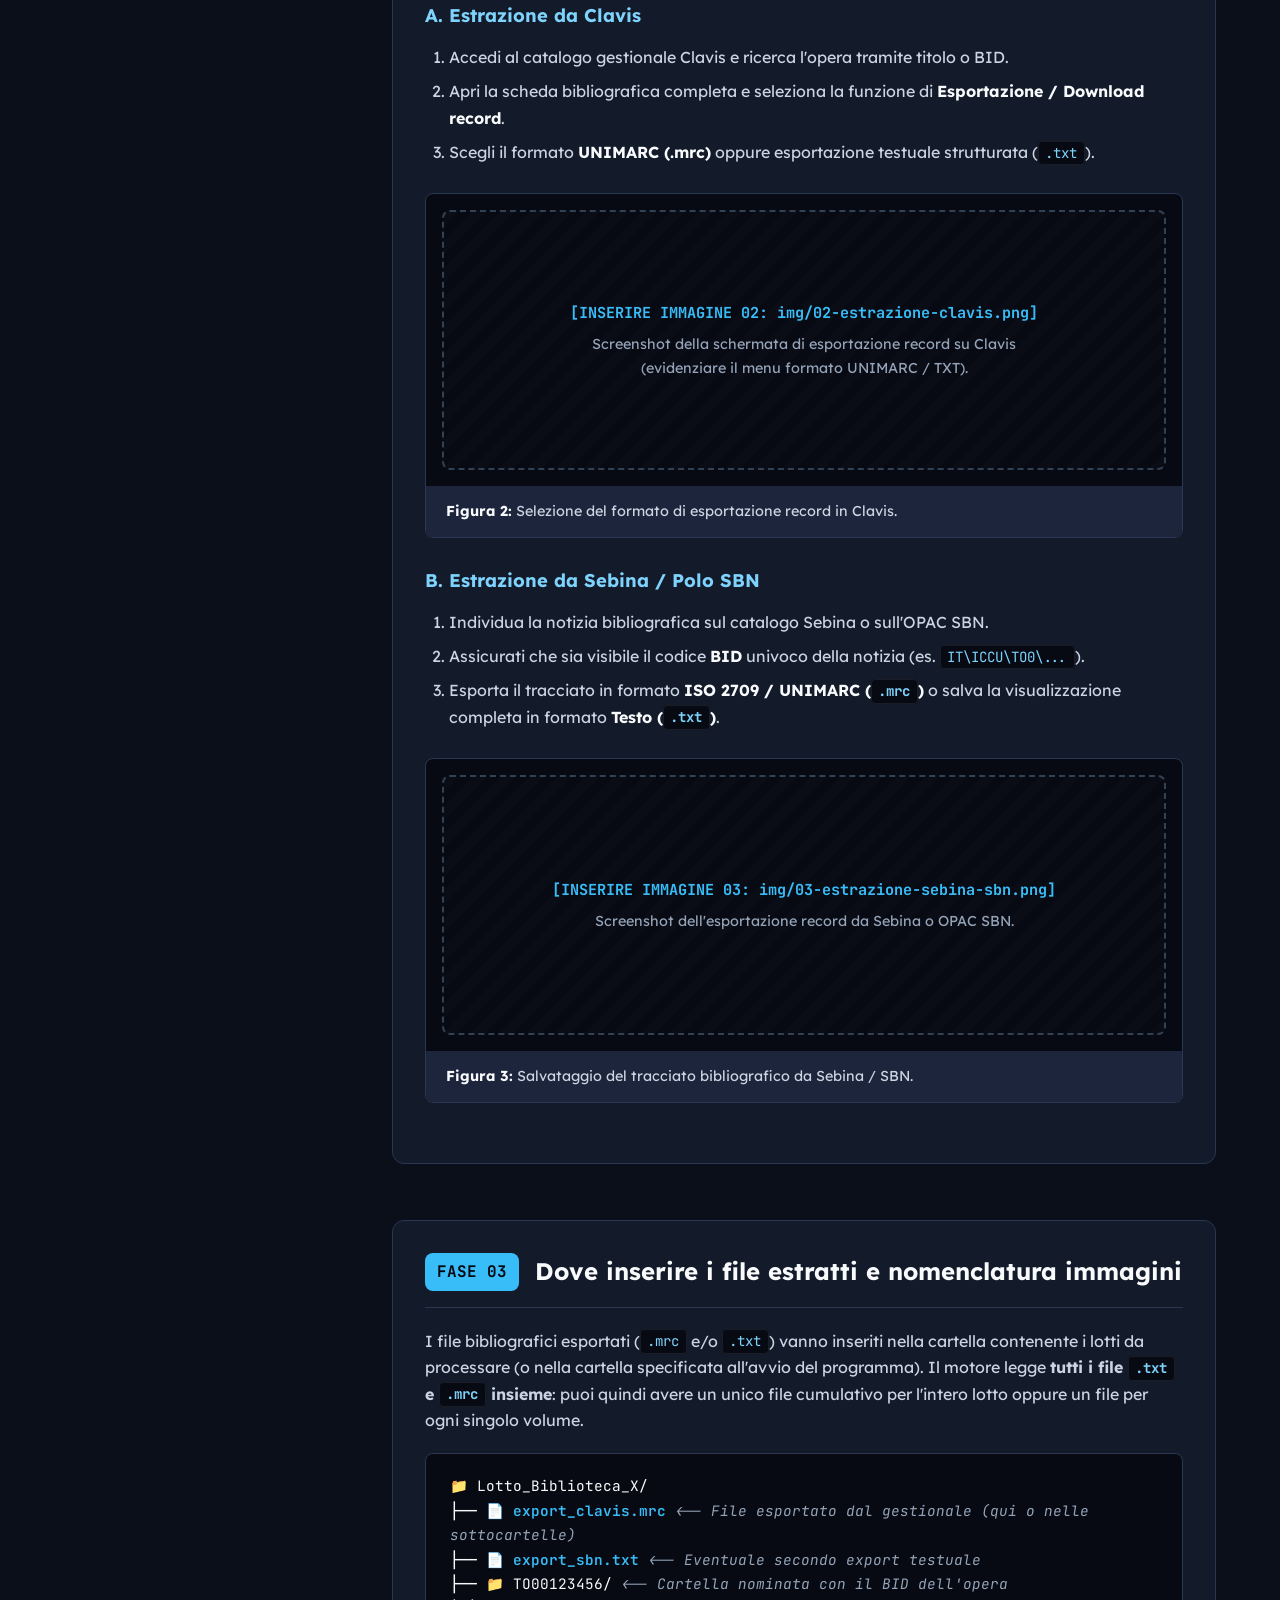
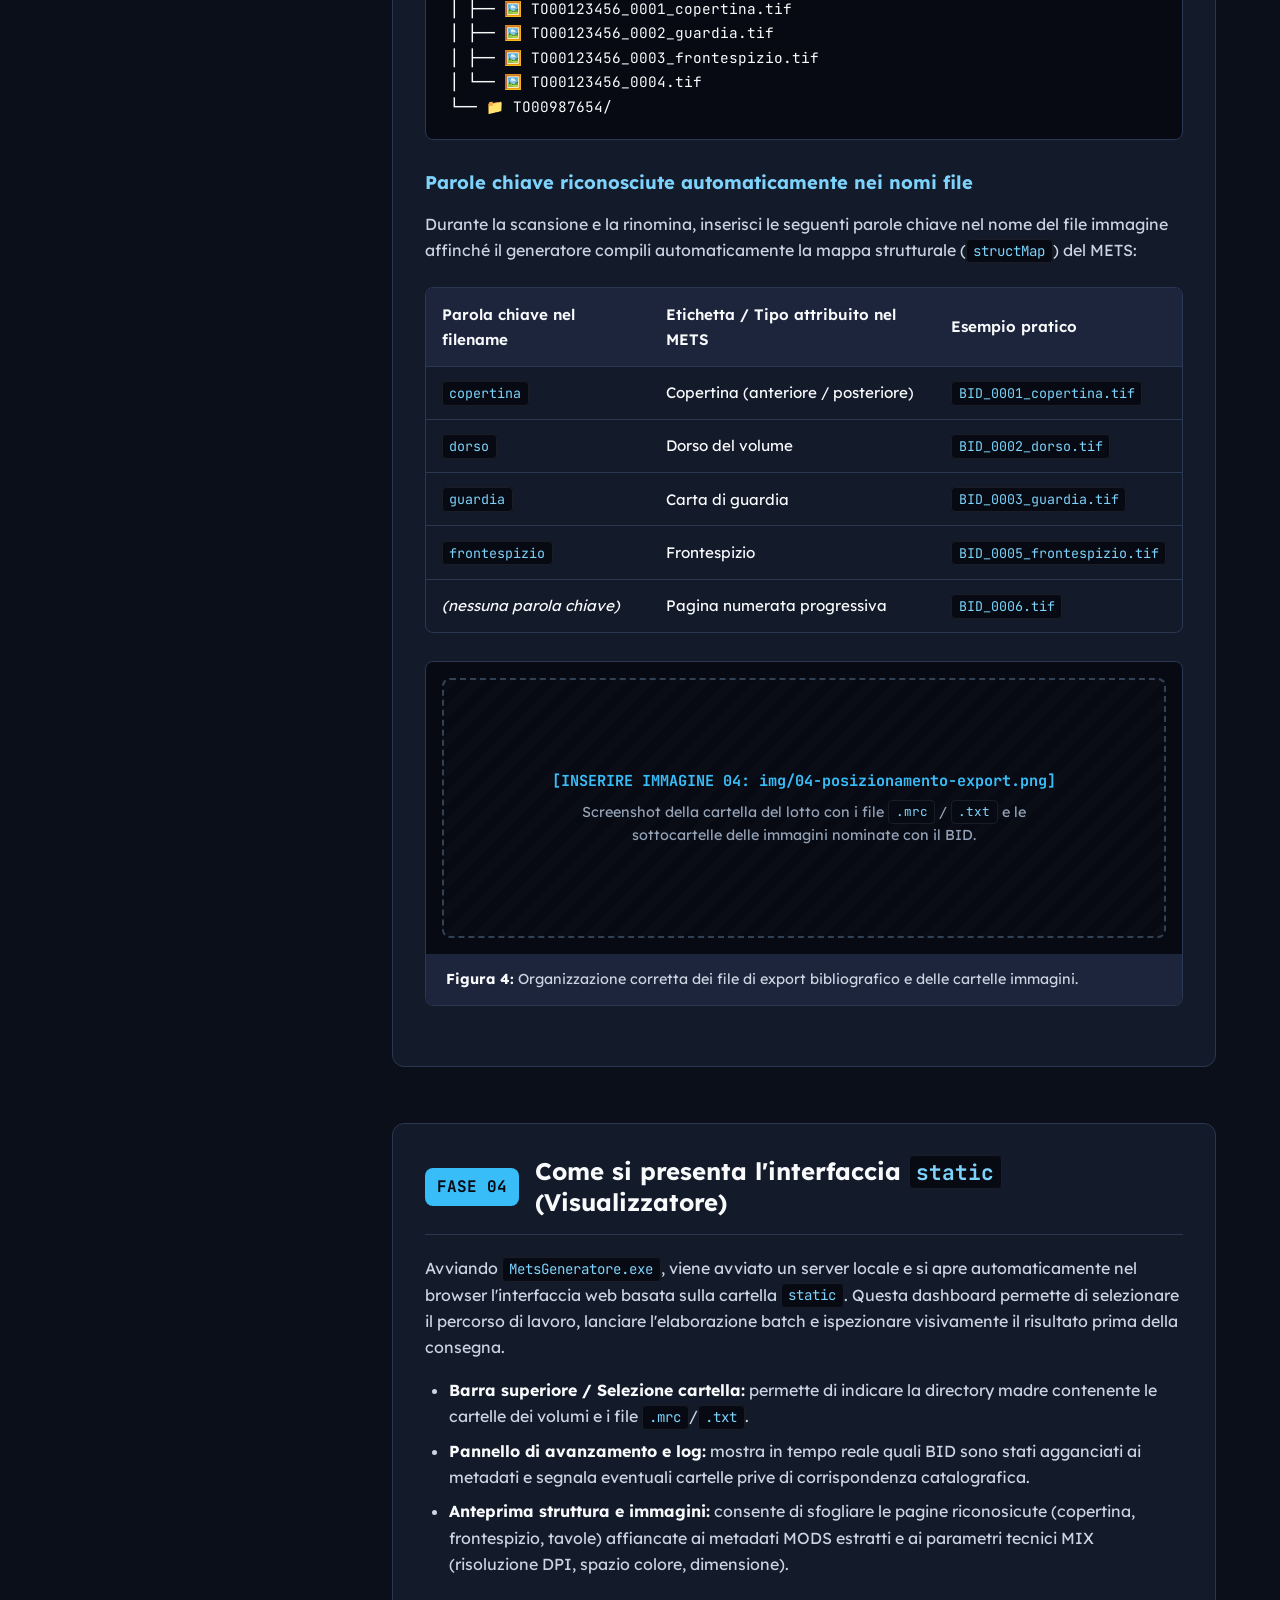
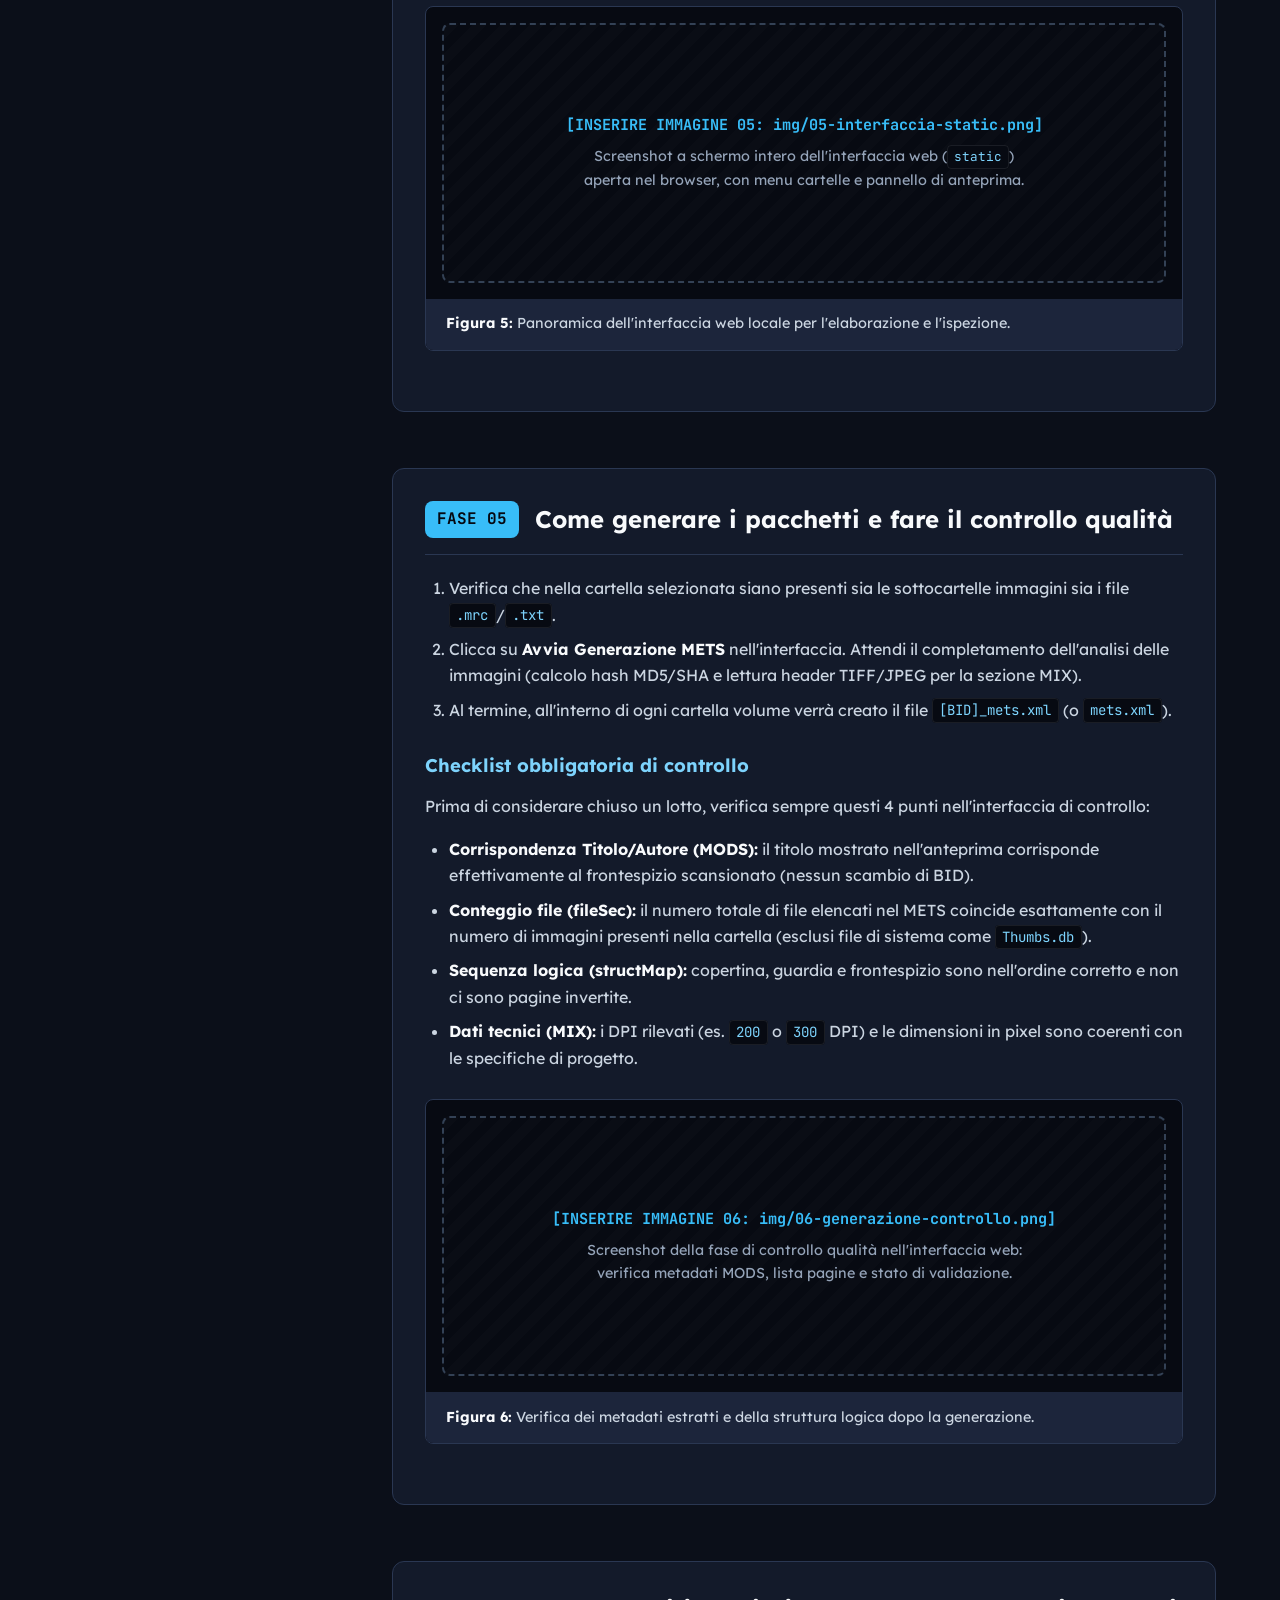
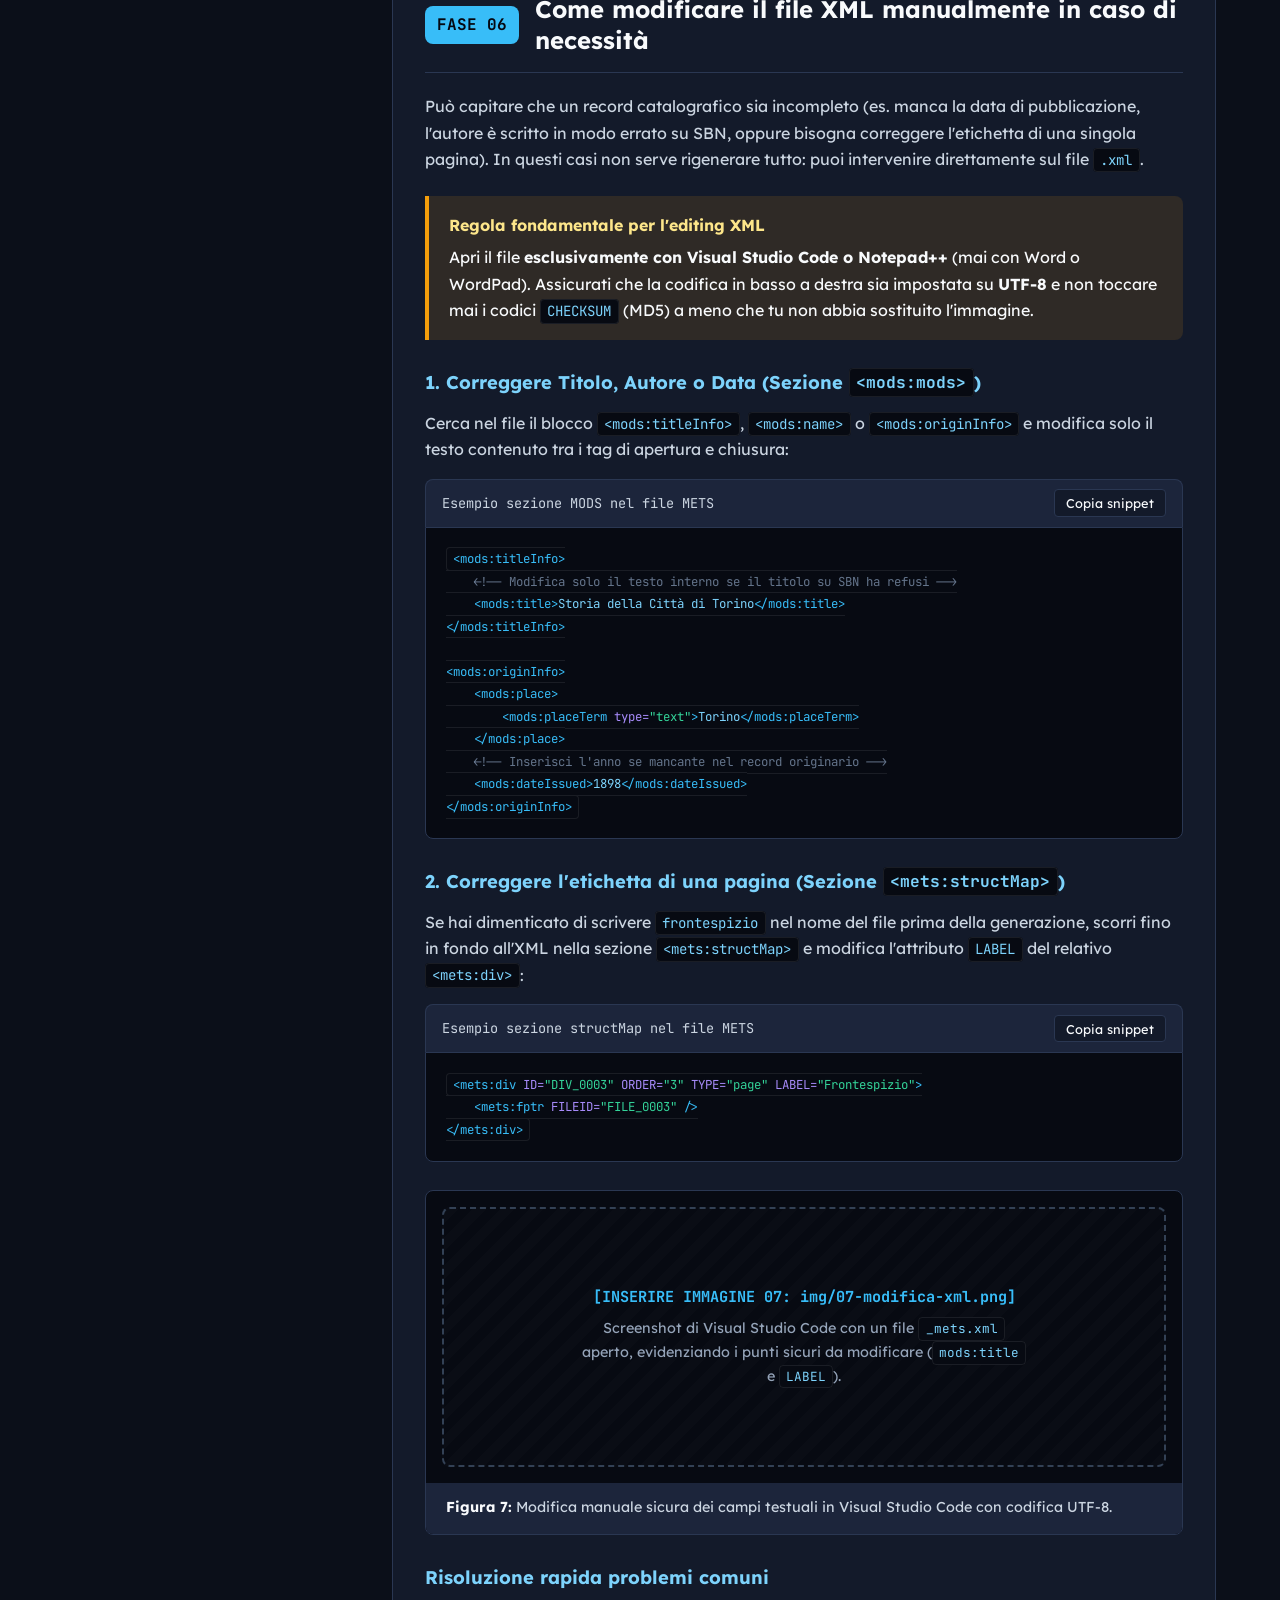
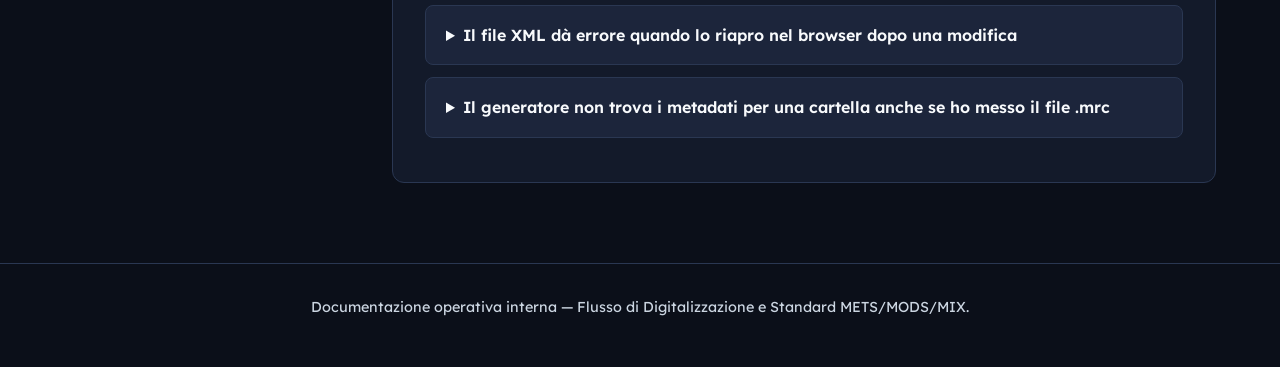
<file: formazione.html>
<!DOCTYPE html>
<html lang="it">
<head>
    <meta charset="UTF-8">
    <meta name="viewport" content="width=device-width, initial-scale=1.0">
    <title>Guida Operativa MetsGeneratore | Formazione Interna</title>
    <meta name="description" content="Manuale operativo interno per la configurazione, estrazione catalografica, generazione e verifica dei pacchetti METS/MODS/MIX.">
    
    <!-- Google Fonts: Lexend per alta leggibilità e JetBrains Mono per percorsi e codice -->
    <link rel="preconnect" href="https://fonts.googleapis.com">
    <link rel="preconnect" href="https://fonts.gstatic.com" crossorigin>
    <link href="https://fonts.googleapis.com/css2?family=JetBrains+Mono:wght@400;600&family=Lexend:wght@300;400;600;700&display=swap" rel="stylesheet">

    <style>
        :root {
            /* Palette ad alto contrasto ispirata al tuo portfolio */
            --bg-primary: #0b0f19;
            --bg-secondary: #131a2a;
            --bg-tertiary: #1c253b;
            --text-primary: #f8fafc;
            --text-secondary: #cbd5e1;
            --text-muted: #94a3b8;
            --accent-primary: #38bdf8; /* Azzurro tecnico */
            --accent-hover: #7dd3fc;
            --accent-subtle: rgba(56, 189, 248, 0.12);
            --border-color: #2a3752;
            --warning-bg: rgba(245, 158, 11, 0.12);
            --warning-border: #f59e0b;
            --warning-text: #fde68a;
            --success-bg: rgba(16, 185, 129, 0.12);
            --success-border: #10b981;
            --code-bg: #070a12;
            
            --font-sans: 'Lexend', -apple-system, BlinkMacSystemFont, sans-serif;
            --font-mono: 'JetBrains Mono', monospace;
            --radius-md: 8px;
            --radius-lg: 12px;
        }

        /* Reset e Accessibilità di base */
        *, *::before, *::after {
            box-sizing: border-box;
        }

        html {
            scroll-behavior: smooth;
            font-size: 16px;
        }

        @media (prefers-reduced-motion: reduce) {
            html { scroll-behavior: auto; }
        }

        body {
            margin: 0;
            background-color: var(--bg-primary);
            color: var(--text-primary);
            font-family: var(--font-sans);
            line-height: 1.65;
            -webkit-font-smoothing: antialiased;
        }

        /* Focus visibile ad alto contrasto per navigazione da tastiera */
        :focus-visible {
            outline: 3px solid var(--accent-primary);
            outline-offset: 3px;
            border-radius: 4px;
        }

        /* Skip link per screen reader e tastiera */
        .skip-link {
            position: absolute;
            top: -100px;
            left: 1rem;
            background: var(--accent-primary);
            color: #000;
            font-weight: 700;
            padding: 0.75rem 1.25rem;
            border-radius: var(--radius-md);
            z-index: 1000;
            text-decoration: none;
            transition: top 0.2s;
        }

        .skip-link:focus {
            top: 1rem;
        }

        /* Header */
        header {
            border-bottom: 1px solid var(--border-color);
            background: radial-gradient(circle at top right, rgba(56, 189, 248, 0.08), transparent 50%), var(--bg-primary);
            padding: 3rem 1.5rem 2.5rem;
        }

        .header-container {
            max-width: 1200px;
            margin: 0 auto;
        }

        .badge {
            display: inline-block;
            background: var(--accent-subtle);
            color: var(--accent-primary);
            border: 1px solid rgba(56, 189, 248, 0.3);
            font-size: 0.85rem;
            font-weight: 600;
            padding: 0.3rem 0.8rem;
            border-radius: 999px;
            margin-bottom: 1rem;
            letter-spacing: 0.03em;
        }

        h1 {
            font-size: clamp(1.8rem, 4vw, 2.75rem);
            line-height: 1.2;
            margin: 0 0 1rem;
            font-weight: 700;
        }

        .subtitle {
            font-size: 1.125rem;
            color: var(--text-secondary);
            max-width: 75ch;
            margin: 0;
        }

        /* Layout principale con Sidebar indice */
        .layout-wrapper {
            max-width: 1200px;
            margin: 0 auto;
            padding: 2.5rem 1.5rem 5rem;
            display: grid;
            grid-template-columns: 280px 1fr;
            gap: 3rem;
            align-items: start;
        }

        @media (max-width: 900px) {
            .layout-wrapper {
                grid-template-columns: 1fr;
                gap: 2rem;
            }
        }

        /* Indice laterale sticky */
        .toc-nav {
            position: sticky;
            top: 1.5rem;
            background: var(--bg-secondary);
            border: 1px solid var(--border-color);
            border-radius: var(--radius-lg);
            padding: 1.5rem;
        }

        @media (max-width: 900px) {
            .toc-nav {
                position: static;
            }
        }

        .toc-title {
            font-size: 0.9rem;
            text-transform: uppercase;
            letter-spacing: 0.08em;
            color: var(--text-muted);
            margin: 0 0 1rem;
            font-weight: 700;
        }

        .toc-list {
            list-style: none;
            padding: 0;
            margin: 0;
            display: flex;
            flex-direction: column;
            gap: 0.5rem;
        }

        .toc-list a {
            display: flex;
            align-items: baseline;
            gap: 0.6rem;
            color: var(--text-secondary);
            text-decoration: none;
            font-size: 0.95rem;
            padding: 0.4rem 0.6rem;
            border-radius: var(--radius-md);
            transition: background 0.15s, color 0.15s;
        }

        .toc-list a:hover {
            background: var(--bg-tertiary);
            color: var(--accent-hover);
        }

        .toc-step-num {
            font-family: var(--font-mono);
            font-size: 0.8rem;
            color: var(--accent-primary);
            font-weight: 600;
        }

        /* Contenuto principale */
        main {
            display: flex;
            flex-direction: column;
            gap: 3.5rem;
            min-width: 0; /* Previene overflow dei blocchi pre */
        }

        .step-section {
            background: var(--bg-secondary);
            border: 1px solid var(--border-color);
            border-radius: var(--radius-lg);
            padding: 2rem;
            scroll-margin-top: 1.5rem;
        }

        @media (max-width: 600px) {
            .step-section {
                padding: 1.25rem;
            }
        }

        .step-header {
            display: flex;
            align-items: center;
            gap: 1rem;
            margin-bottom: 1.25rem;
            border-bottom: 1px solid var(--border-color);
            padding-bottom: 1rem;
        }

        .step-badge {
            background: var(--accent-primary);
            color: #050811;
            font-family: var(--font-mono);
            font-weight: 700;
            font-size: 1rem;
            padding: 0.35rem 0.75rem;
            border-radius: var(--radius-md);
            flex-shrink: 0;
        }

        h2 {
            font-size: 1.5rem;
            margin: 0;
            line-height: 1.3;
        }

        h3 {
            font-size: 1.15rem;
            color: var(--accent-hover);
            margin: 1.75rem 0 0.75rem;
        }

        p {
            margin: 0 0 1rem;
            color: var(--text-secondary);
        }

        ul, ol {
            margin: 0 0 1.25rem;
            padding-left: 1.5rem;
            color: var(--text-secondary);
        }

        li {
            margin-bottom: 0.5rem;
        }

        li strong {
            color: var(--text-primary);
        }

        /* Albero delle cartelle */
        .folder-tree {
            background: var(--code-bg);
            border: 1px solid var(--border-color);
            border-radius: var(--radius-md);
            padding: 1.25rem 1.5rem;
            font-family: var(--font-mono);
            font-size: 0.9rem;
            line-height: 1.7;
            color: var(--text-primary);
            overflow-x: auto;
            margin: 1.25rem 0;
        }

        .folder-tree .comment {
            color: var(--text-muted);
            font-style: italic;
        }

        .folder-tree .highlight {
            color: var(--accent-primary);
            font-weight: 600;
        }

        /* Box Avvisi / Regole Critiche */
        .callout {
            border-left: 4px solid var(--accent-primary);
            background: var(--accent-subtle);
            padding: 1rem 1.25rem;
            border-radius: 0 var(--radius-md) var(--radius-md) 0;
            margin: 1.5rem 0;
        }

        .callout.warning {
            border-left-color: var(--warning-border);
            background: var(--warning-bg);
        }

        .callout-title {
            font-weight: 700;
            color: var(--text-primary);
            margin-bottom: 0.35rem;
            display: block;
        }

        .callout.warning .callout-title {
            color: var(--warning-text);
        }

        .callout p:last-child {
            margin-bottom: 0;
            color: var(--text-primary);
        }

        /* Area Immagini / Screenshot */
        figure.screenshot-frame {
            margin: 1.75rem 0;
            background: var(--code-bg);
            border: 1px solid var(--border-color);
            border-radius: var(--radius-md);
            overflow: hidden;
        }

        /* Stile del segnaposto finché non inserisci le tue immagini reali */
        .screenshot-placeholder {
            min-height: 260px;
            display: flex;
            flex-direction: column;
            align-items: center;
            justify-content: center;
            text-align: center;
            padding: 2rem;
            border: 2px dashed #334155;
            margin: 1rem;
            border-radius: var(--radius-md);
            background: repeating-linear-gradient(
                -45deg,
                rgba(255, 255, 255, 0.015),
                rgba(255, 255, 255, 0.015) 10px,
                transparent 10px,
                transparent 20px
            );
        }

        .screenshot-placeholder strong {
            color: var(--accent-primary);
            font-family: var(--font-mono);
            font-size: 0.95rem;
            margin-bottom: 0.5rem;
        }

        .screenshot-placeholder span {
            color: var(--text-muted);
            font-size: 0.9rem;
            max-width: 50ch;
        }

        /* Quando inserirai le immagini reali usa questa classe */
        figure.screenshot-frame img {
            display: block;
            width: 100%;
            height: auto;
            border-bottom: 1px solid var(--border-color);
        }

        figcaption {
            padding: 0.85rem 1.25rem;
            font-size: 0.9rem;
            color: var(--text-secondary);
            background: var(--bg-tertiary);
        }

        figcaption strong {
            color: var(--text-primary);
        }

        /* Tabella nomenclatura file */
        .table-wrapper {
            overflow-x: auto;
            margin: 1.5rem 0;
            border: 1px solid var(--border-color);
            border-radius: var(--radius-md);
        }

        table {
            width: 100%;
            border-collapse: collapse;
            text-align: left;
            font-size: 0.95rem;
        }

        th, td {
            padding: 0.85rem 1rem;
            border-bottom: 1px solid var(--border-color);
        }

        th {
            background: var(--bg-tertiary);
            color: var(--text-primary);
            font-weight: 600;
        }

        tr:last-child td {
            border-bottom: none;
        }

        code {
            font-family: var(--font-mono);
            background: var(--code-bg);
            color: var(--accent-hover);
            padding: 0.15rem 0.4rem;
            border-radius: 4px;
            font-size: 0.88em;
            border: 1px solid rgba(255, 255, 255, 0.08);
        }

        /* Blocco Codice XML */
        .code-block-header {
            display: flex;
            justify-content: space-between;
            align-items: center;
            background: var(--bg-tertiary);
            padding: 0.6rem 1rem;
            border: 1px solid var(--border-color);
            border-bottom: none;
            border-radius: var(--radius-md) var(--radius-md) 0 0;
            font-family: var(--font-mono);
            font-size: 0.85rem;
            color: var(--text-secondary);
        }

        .copy-btn {
            background: var(--bg-secondary);
            color: var(--text-primary);
            border: 1px solid var(--border-color);
            padding: 0.3rem 0.7rem;
            border-radius: 4px;
            font-family: var(--font-sans);
            font-size: 0.8rem;
            cursor: pointer;
            transition: border-color 0.15s, background 0.15s;
        }

        .copy-btn:hover {
            border-color: var(--accent-primary);
            background: var(--accent-subtle);
        }

        pre.xml-sample {
            margin: 0 0 1.5rem;
            background: var(--code-bg);
            border: 1px solid var(--border-color);
            border-radius: 0 0 var(--radius-md) var(--radius-md);
            padding: 1.25rem;
            overflow-x: auto;
            font-family: var(--font-mono);
            font-size: 0.88rem;
            line-height: 1.6;
            color: #e2e8f0;
        }

        .xml-tag { color: #38bdf8; }
        .xml-attr { color: #a78bfa; }
        .xml-val { color: #34d399; }
        .xml-comment { color: #64748b; }

        /* Accordion nativo accessibile per FAQ/Troubleshooting */
        details {
            background: var(--bg-tertiary);
            border: 1px solid var(--border-color);
            border-radius: var(--radius-md);
            margin-bottom: 0.75rem;
        }

        summary {
            padding: 1rem 1.25rem;
            font-weight: 600;
            cursor: pointer;
            list-style-position: inside;
            color: var(--text-primary);
        }

        summary:hover {
            color: var(--accent-hover);
        }

        details[open] summary {
            border-bottom: 1px solid var(--border-color);
        }

        .details-content {
            padding: 1rem 1.25rem;
            color: var(--text-secondary);
        }

        footer {
            border-top: 1px solid var(--border-color);
            text-align: center;
            padding: 2rem 1.5rem;
            color: var(--text-muted);
            font-size: 0.9rem;
        }
    </style>
</head>
<body>

    <a href="#contenuto-principale" class="skip-link">Vai direttamente alla procedura operativa</a>

    <header>
        <div class="header-container">
            <span class="badge">DOCUMENTAZIONE INTERNA • FLUSSO DIGITALIZZAZIONE</span>
            <h1>Manuale Operativo MetsGeneratore</h1>
            <p class="subtitle">
                Procedura standard per la preparazione dell'ambiente, l'estrazione dei record catalografici (Clavis, Sebina, SBN), 
                la generazione dei pacchetti METS/MODS/MIX e la verifica strutturale.
            </p>
        </div>
    </header>

    <div class="layout-wrapper">
        <!-- Indice di navigazione -->
        <nav class="toc-nav" aria-label="Indice delle fasi operative">
            <h2 class="toc-title">Fasi del Flusso</h2>
            <ol class="toc-list">
                <li><a href="#fase-1"><span class="toc-step-num">01</span> Struttura cartelle e Static</a></li>
                <li><a href="#fase-2"><span class="toc-step-num">02</span> Estrazione da OPAC / SBN</a></li>
                <li><a href="#fase-3"><span class="toc-step-num">03</span> Posizionamento file estratti</a></li>
                <li><a href="#fase-4"><span class="toc-step-num">04</span> Come si presenta lo Static</a></li>
                <li><a href="#fase-5"><span class="toc-step-num">05</span> Generazione e Controllo</a></li>
                <li><a href="#fase-6"><span class="toc-step-num">06</span> Modifica manuale XML</a></li>
            </ol>
        </nav>

        <!-- Contenuto principale -->
        <main id="contenuto-principale">

            <!-- FASE 1 -->
            <section id="fase-1" class="step-section" aria-labelledby="titolo-fase-1">
                <div class="step-header">
                    <span class="step-badge">FASE 01</span>
                    <h2 id="titolo-fase-1">Impostazione delle cartelle e posizione di <code>static</code></h2>
                </div>

                <p>
                    Per funzionare correttamente in locale senza errori di percorso, l'eseguibile <code>MetsGeneratore.exe</code> 
                    deve trovarsi nella stessa directory radice della cartella <code>static</code> (che contiene l'interfaccia web del visualizzatore Flask e gli asset).
                </p>

                <div class="folder-tree" role="region" aria-label="Struttura directory richiesta">
📁 Cartella_Lavoro_METS/<br>
├── ⚙️ <span class="highlight">MetsGeneratore.exe</span> <span class="comment">&lt;-- Eseguibile principale</span><br>
├── 📁 <span class="highlight">static/</span> <span class="comment">&lt;-- OBBLIGATORIO: deve stare accanto all'eseguibile</span><br>
├── 📁 [BID_o_ID_Volume_1]/<span class="comment">&lt;-- La cartella del libro deve essere rinominata secondo il BID o il numero d'inventario</span<br>
└── 📁 [BID_o_ID_Volume_2]/
                </div>

                <div class="callout warning">
                    <span class="callout-title">Attenzione: Non spostare o rinominare <code>static</code></span>
                    <p>
                        Se avvii <code>MetsGeneratore.exe</code> da una cartella in cui non è presente <code>static</code> accanto ad esso, 
                        l'interfaccia grafica di controllo si aprirà senza fogli di stile e senza pulsanti funzionanti. Non avviare mai il programma direttamente dentro un file <code>.zip</code>: estrai sempre tutto il pacchetto prima.
                    </p>
                </div>

                <figure class="screenshot-frame">
                    <!-- SOSTITUISCI QUESTO DIV CON: <img src="img/01-struttura-cartelle.png" alt="Finestra di Esplora File di Windows che mostra MetsGeneratore.exe accanto alla cartella static"> -->
                    <div class="screenshot-placeholder">
                        <strong>[INSERIRE IMMAGINE 01: img/01-struttura-cartelle.png]</strong>
                        <span>Screenshot di Esplora File di Windows con <code>MetsGeneratore.exe</code> e la cartella <code>static</code> affiancati nella stessa directory.</span>
                    </div>
                    <figcaption>
                        <strong>Figura 1:</strong> Disposizione corretta dei file nella cartella radice prima dell'avvio.
                    </figcaption>
                </figure>
            </section>

            <!-- FASE 2 -->
            <section id="fase-2" class="step-section" aria-labelledby="titolo-fase-2">
                <div class="step-header">
                    <span class="step-badge">FASE 02</span>
                    <h2 id="titolo-fase-2">Estrapolazione dei metadati da Clavis, Sebina o SBN</h2>
                </div>

                <p>
                    Il software legge automaticamente tutti i file <code>.txt</code> e <code>.mrc</code> presenti nella cartella di input per abbinare i metadati bibliografici alle immagini tramite identificativo (BID / ID). A seconda del gestionale utilizzato, procedi come segue:
                </p>

                <h3>A. Estrazione da Clavis</h3>
                <ol>
                    <li>Accedi al catalogo gestionale Clavis e ricerca l'opera tramite titolo o BID.</li>
                    <li>Apri la scheda bibliografica completa e seleziona la funzione di <strong>Esportazione / Download record</strong>.</li>
                    <li>Scegli il formato <strong>UNIMARC (.mrc)</strong> oppure esportazione testuale strutturata (<code>.txt</code>).</li>
                </ol>

                <figure class="screenshot-frame">
                    <!-- SOSTITUISCI CON: <img src="img/02-estrazione-clavis.png" alt="Schermata di Clavis con evidenziato il pulsante di esportazione UNIMARC"> -->
                    <div class="screenshot-placeholder">
                        <strong>[INSERIRE IMMAGINE 02: img/02-estrazione-clavis.png]</strong>
                        <span>Screenshot della schermata di esportazione record su Clavis (evidenziare il menu formato UNIMARC / TXT).</span>
                    </div>
                    <figcaption>
                        <strong>Figura 2:</strong> Selezione del formato di esportazione record in Clavis.
                    </figcaption>
                </figure>

                <h3>B. Estrazione da Sebina / Polo SBN</h3>
                <ol>
                    <li>Individua la notizia bibliografica sul catalogo Sebina o sull'OPAC SBN.</li>
                    <li>Assicurati che sia visibile il codice <strong>BID</strong> univoco della notizia (es. <code>IT\ICCU\TO0\...</code>).</li>
                    <li>Esporta il tracciato in formato <strong>ISO 2709 / UNIMARC (<code>.mrc</code>)</strong> o salva la visualizzazione completa in formato <strong>Testo (<code>.txt</code>)</strong>.</li>
                </ol>

                <figure class="screenshot-frame">
                    <!-- SOSTITUISCI CON: <img src="img/03-estrazione-sebina-sbn.png" alt="Schermata di Sebina/SBN con il salvataggio del tracciato UNIMARC"> -->
                    <div class="screenshot-placeholder">
                        <strong>[INSERIRE IMMAGINE 03: img/03-estrazione-sebina-sbn.png]</strong>
                        <span>Screenshot dell'esportazione record da Sebina o OPAC SBN.</span>
                    </div>
                    <figcaption>
                        <strong>Figura 3:</strong> Salvataggio del tracciato bibliografico da Sebina / SBN.
                    </figcaption>
                </figure>
            </section>

            <!-- FASE 3 -->
            <section id="fase-3" class="step-section" aria-labelledby="titolo-fase-3">
                <div class="step-header">
                    <span class="step-badge">FASE 03</span>
                    <h2 id="titolo-fase-3">Dove inserire i file estratti e nomenclatura immagini</h2>
                </div>

                <p>
                    I file bibliografici esportati (<code>.mrc</code> e/o <code>.txt</code>) vanno inseriti nella cartella contenente i lotti da processare (o nella cartella specificata all'avvio del programma). 
                    Il motore legge <strong>tutti i file <code>.txt</code> e <code>.mrc</code> insieme</strong>: puoi quindi avere un unico file cumulativo per l'intero lotto oppure un file per ogni singolo volume.
                </p>

                <div class="folder-tree" role="region" aria-label="Posizionamento file estratti">
📁 Lotto_Biblioteca_X/<br>
├── 📄 <span class="highlight">export_clavis.mrc</span> <span class="comment">&lt;-- File esportato dal gestionale (qui o nelle sottocartelle)</span><br>
├── 📄 <span class="highlight">export_sbn.txt</span> <span class="comment">&lt;-- Eventuale secondo export testuale</span><br>
├── 📁 TO00123456/ <span class="comment">&lt;-- Cartella nominata con il BID dell'opera</span><br>
│   ├── 🖼️ TO00123456_0001_copertina.tif<br>
│   ├── 🖼️ TO00123456_0002_guardia.tif<br>
│   ├── 🖼️ TO00123456_0003_frontespizio.tif<br>
│   └── 🖼️ TO00123456_0004.tif<br>
└── 📁 TO00987654/
                </div>

                <h3>Parole chiave riconosciute automaticamente nei nomi file</h3>
                <p>
                    Durante la scansione e la rinomina, inserisci le seguenti parole chiave nel nome del file immagine affinché il generatore compili automaticamente la mappa strutturale (<code>structMap</code>) del METS:
                </p>

                <div class="table-wrapper">
                    <table>
                        <thead>
                            <tr>
                                <th scope="col">Parola chiave nel filename</th>
                                <th scope="col">Etichetta / Tipo attribuito nel METS</th>
                                <th scope="col">Esempio pratico</th>
                            </tr>
                        </thead>
                        <tbody>
                            <tr>
                                <td><code>copertina</code></td>
                                <td>Copertina (anteriore / posteriore)</td>
                                <td><code>BID_0001_copertina.tif</code></td>
                            </tr>
                            <tr>
                                <td><code>dorso</code></td>
                                <td>Dorso del volume</td>
                                <td><code>BID_0002_dorso.tif</code></td>
                            </tr>
                            <tr>
                                <td><code>guardia</code></td>
                                <td>Carta di guardia</td>
                                <td><code>BID_0003_guardia.tif</code></td>
                            </tr>
                            <tr>
                                <td><code>frontespizio</code></td>
                                <td>Frontespizio</td>
                                <td><code>BID_0005_frontespizio.tif</code></td>
                            </tr>
                            <tr>
                                <td><em>(nessuna parola chiave)</em></td>
                                <td>Pagina numerata progressiva</td>
                                <td><code>BID_0006.tif</code></td>
                            </tr>
                        </tbody>
                    </table>
                </div>

                <figure class="screenshot-frame">
                    <!-- SOSTITUISCI CON: <img src="img/04-posizionamento-export.png" alt="Cartella del lotto con file mrc, txt e sottocartelle immagini"> -->
                    <div class="screenshot-placeholder">
                        <strong>[INSERIRE IMMAGINE 04: img/04-posizionamento-export.png]</strong>
                        <span>Screenshot della cartella del lotto con i file <code>.mrc</code> / <code>.txt</code> e le sottocartelle delle immagini nominate con il BID.</span>
                    </div>
                    <figcaption>
                        <strong>Figura 4:</strong> Organizzazione corretta dei file di export bibliografico e delle cartelle immagini.
                    </figcaption>
                </figure>
            </section>

            <!-- FASE 4 -->
            <section id="fase-4" class="step-section" aria-labelledby="titolo-fase-4">
                <div class="step-header">
                    <span class="step-badge">FASE 04</span>
                    <h2 id="titolo-fase-4">Come si presenta l'interfaccia <code>static</code> (Visualizzatore)</h2>
                </div>

                <p>
                    Avviando <code>MetsGeneratore.exe</code>, viene avviato un server locale e si apre automaticamente nel browser l'interfaccia web basata sulla cartella <code>static</code>. 
                    Questa dashboard permette di selezionare il percorso di lavoro, lanciare l'elaborazione batch e ispezionare visivamente il risultato prima della consegna.
                </p>

                <ul>
                    <li><strong>Barra superiore / Selezione cartella:</strong> permette di indicare la directory madre contenente le cartelle dei volumi e i file <code>.mrc</code>/<code>.txt</code>.</li>
                    <li><strong>Pannello di avanzamento e log:</strong> mostra in tempo reale quali BID sono stati agganciati ai metadati e segnala eventuali cartelle prive di corrispondenza catalografica.</li>
                    <li><strong>Anteprima struttura e immagini:</strong> consente di sfogliare le pagine riconosicute (copertina, frontespizio, tavole) affiancate ai metadati MODS estratti e ai parametri tecnici MIX (risoluzione DPI, spazio colore, dimensione).</li>
                </ul>

                <figure class="screenshot-frame">
                    <!-- SOSTITUISCI CON: <img src="img/05-interfaccia-static.png" alt="Panoramica dell'interfaccia web del visualizzatore MetsGeneratore nel browser"> -->
                    <div class="screenshot-placeholder">
                        <strong>[INSERIRE IMMAGINE 05: img/05-interfaccia-static.png]</strong>
                        <span>Screenshot a schermo intero dell'interfaccia web (<code>static</code>) aperta nel browser, con menu cartelle e pannello di anteprima.</span>
                    </div>
                    <figcaption>
                        <strong>Figura 5:</strong> Panoramica dell'interfaccia web locale per l'elaborazione e l'ispezione.
                    </figcaption>
                </figure>
            </section>

            <!-- FASE 5 -->
            <section id="fase-5" class="step-section" aria-labelledby="titolo-fase-5">
                <div class="step-header">
                    <span class="step-badge">FASE 05</span>
                    <h2 id="titolo-fase-5">Come generare i pacchetti e fare il controllo qualità</h2>
                </div>

                <ol>
                    <li>Verifica che nella cartella selezionata siano presenti sia le sottocartelle immagini sia i file <code>.mrc</code>/<code>.txt</code>.</li>
                    <li>Clicca su <strong>Avvia Generazione METS</strong> nell'interfaccia. Attendi il completamento dell'analisi delle immagini (calcolo hash MD5/SHA e lettura header TIFF/JPEG per la sezione MIX).</li>
                    <li>Al termine, all'interno di ogni cartella volume verrà creato il file <code>[BID]_mets.xml</code> (o <code>mets.xml</code>).</li>
                </ol>

                <h3>Checklist obbligatoria di controllo</h3>
                <p>Prima di considerare chiuso un lotto, verifica sempre questi 4 punti nell'interfaccia di controllo:</p>
                <ul>
                    <li><strong>Corrispondenza Titolo/Autore (MODS):</strong> il titolo mostrato nell'anteprima corrisponde effettivamente al frontespizio scansionato (nessun scambio di BID).</li>
                    <li><strong>Conteggio file (fileSec):</strong> il numero totale di file elencati nel METS coincide esattamente con il numero di immagini presenti nella cartella (esclusi file di sistema come <code>Thumbs.db</code>).</li>
                    <li><strong>Sequenza logica (structMap):</strong> copertina, guardia e frontespizio sono nell'ordine corretto e non ci sono pagine invertite.</li>
                    <li><strong>Dati tecnici (MIX):</strong> i DPI rilevati (es. <code>200</code> o <code>300</code> DPI) e le dimensioni in pixel sono coerenti con le specifiche di progetto.</li>
                </ul>

                <figure class="screenshot-frame">
                    <!-- SOSTITUISCI CON: <img src="img/06-generazione-controllo.png" alt="Schermata di verifica post-generazione con elenco pagine, metadati MODS e parametri MIX"> -->
                    <div class="screenshot-placeholder">
                        <strong>[INSERIRE IMMAGINE 06: img/06-generazione-controllo.png]</strong>
                        <span>Screenshot della fase di controllo qualità nell'interfaccia web: verifica metadati MODS, lista pagine e stato di validazione.</span>
                    </div>
                    <figcaption>
                        <strong>Figura 6:</strong> Verifica dei metadati estratti e della struttura logica dopo la generazione.
                    </figcaption>
                </figure>
            </section>

            <!-- FASE 6 -->
            <section id="fase-6" class="step-section" aria-labelledby="titolo-fase-6">
                <div class="step-header">
                    <span class="step-badge">FASE 06</span>
                    <h2 id="titolo-fase-6">Come modificare il file XML manualmente in caso di necessità</h2>
                </div>

                <p>
                    Può capitare che un record catalografico sia incompleto (es. manca la data di pubblicazione, l'autore è scritto in modo errato su SBN, oppure bisogna correggere l'etichetta di una singola pagina). In questi casi non serve rigenerare tutto: puoi intervenire direttamente sul file <code>.xml</code>.
                </p>

                <div class="callout warning">
                    <span class="callout-title">Regola fondamentale per l'editing XML</span>
                    <p>
                        Apri il file <strong>esclusivamente con Visual Studio Code o Notepad++</strong> (mai con Word o WordPad). 
                        Assicurati che la codifica in basso a destra sia impostata su <strong>UTF-8</strong> e non toccare mai i codici <code>CHECKSUM</code> (MD5) a meno che tu non abbia sostituito l'immagine.
                    </p>
                </div>

                <h3>1. Correggere Titolo, Autore o Data (Sezione <code>&lt;mods:mods&gt;</code>)</h3>
                <p>Cerca nel file il blocco <code>&lt;mods:titleInfo&gt;</code>, <code>&lt;mods:name&gt;</code> o <code>&lt;mods:originInfo&gt;</code> e modifica solo il testo contenuto tra i tag di apertura e chiusura:</p>

                <div class="code-block-header">
                    <span>Esempio sezione MODS nel file METS</span>
                    <button type="button" class="copy-btn" onclick="copyCode(this, 'xml-mods')">Copia snippet</button>
                </div>
                <pre id="xml-mods" class="xml-sample"><code><span class="xml-tag">&lt;mods:titleInfo&gt;</span>
    <span class="xml-comment">&lt;!-- Modifica solo il testo interno se il titolo su SBN ha refusi --&gt;</span>
    <span class="xml-tag">&lt;mods:title&gt;</span>Storia della Città di Torino<span class="xml-tag">&lt;/mods:title&gt;</span>
<span class="xml-tag">&lt;/mods:titleInfo&gt;</span>

<span class="xml-tag">&lt;mods:originInfo&gt;</span>
    <span class="xml-tag">&lt;mods:place&gt;</span>
        <span class="xml-tag">&lt;mods:placeTerm</span> <span class="xml-attr">type=</span><span class="xml-val">"text"</span><span class="xml-tag">&gt;</span>Torino<span class="xml-tag">&lt;/mods:placeTerm&gt;</span>
    <span class="xml-tag">&lt;/mods:place&gt;</span>
    <span class="xml-comment">&lt;!-- Inserisci l'anno se mancante nel record originario --&gt;</span>
    <span class="xml-tag">&lt;mods:dateIssued&gt;</span>1898<span class="xml-tag">&lt;/mods:dateIssued&gt;</span>
<span class="xml-tag">&lt;/mods:originInfo&gt;</span></code></pre>

                <h3>2. Correggere l'etichetta di una pagina (Sezione <code>&lt;mets:structMap&gt;</code>)</h3>
                <p>Se hai dimenticato di scrivere <code>frontespizio</code> nel nome del file prima della generazione, scorri fino in fondo all'XML nella sezione <code>&lt;mets:structMap&gt;</code> e modifica l'attributo <code>LABEL</code> del relativo <code>&lt;mets:div&gt;</code>:</p>

                <div class="code-block-header">
                    <span>Esempio sezione structMap nel file METS</span>
                    <button type="button" class="copy-btn" onclick="copyCode(this, 'xml-struct')">Copia snippet</button>
                </div>
                <pre id="xml-struct" class="xml-sample"><code><span class="xml-tag">&lt;mets:div</span> <span class="xml-attr">ID=</span><span class="xml-val">"DIV_0003"</span> <span class="xml-attr">ORDER=</span><span class="xml-val">"3"</span> <span class="xml-attr">TYPE=</span><span class="xml-val">"page"</span> <span class="xml-attr">LABEL=</span><span class="xml-val">"Frontespizio"</span><span class="xml-tag">&gt;</span>
    <span class="xml-tag">&lt;mets:fptr</span> <span class="xml-attr">FILEID=</span><span class="xml-val">"FILE_0003"</span> <span class="xml-tag">/&gt;</span>
<span class="xml-tag">&lt;/mets:div&gt;</span></code></pre>

                <figure class="screenshot-frame">
                    <!-- SOSTITUISCI CON: <img src="img/07-modifica-xml.png" alt="File METS aperto in Visual Studio Code con evidenziati i tag MODS e structMap"> -->
                    <div class="screenshot-placeholder">
                        <strong>[INSERIRE IMMAGINE 07: img/07-modifica-xml.png]</strong>
                        <span>Screenshot di Visual Studio Code con un file <code>_mets.xml</code> aperto, evidenziando i punti sicuri da modificare (<code>mods:title</code> e <code>LABEL</code>).</span>
                    </div>
                    <figcaption>
                        <strong>Figura 7:</strong> Modifica manuale sicura dei campi testuali in Visual Studio Code con codifica UTF-8.
                    </figcaption>
                </figure>

                <h3>Risoluzione rapida problemi comuni</h3>
                <details>
                    <summary>Il file XML dà errore quando lo riapro nel browser dopo una modifica</summary>
                    <div class="details-content">
                        Hai inserito un carattere speciale non ammesso in XML oppure hai cancellato per sbaglio una parentesi angolare (<code>&lt;</code> o <code>&gt;</code>). 
                        In XML i caratteri <code>&amp;</code>, <code>&lt;</code> e <code>&gt;</code> dentro i testi devono essere scritti rispettivamente come <code>&amp;amp;</code>, <code>&amp;lt;</code> e <code>&amp;gt;</code>.
                    </div>
                </details>
                <details>
                    <summary>Il generatore non trova i metadati per una cartella anche se ho messo il file .mrc</summary>
                    <div class="details-content">
                        Verifica che il nome della cartella delle immagini corrisponda esattamente al BID contenuto nel record esportato (senza spazi extra o caratteri non validi come <code>\</code> o <code>/</code> al posto dell'underscore).
                    </div>
                </details>
            </section>

        </main>
    </div>

    <footer>
        <p>Documentazione operativa interna — Flusso di Digitalizzazione e Standard METS/MODS/MIX.</p>
    </footer>

    <script>
        function copyCode(button, elementId) {
            const codeElement = document.getElementById(elementId);
            const textToCopy = codeElement.innerText;
            
            navigator.clipboard.writeText(textToCopy).then(() => {
                const originalText = button.textContent;
                button.textContent = 'Copiato!';
                button.style.borderColor = '#10b981';
                button.style.color = '#34d399';
                
                setTimeout(() => {
                    button.textContent = originalText;
                    button.style.borderColor = '';
                    button.style.color = '';
                }, 2000);
            });
        }
    </script>
</body>
</html>
</file>
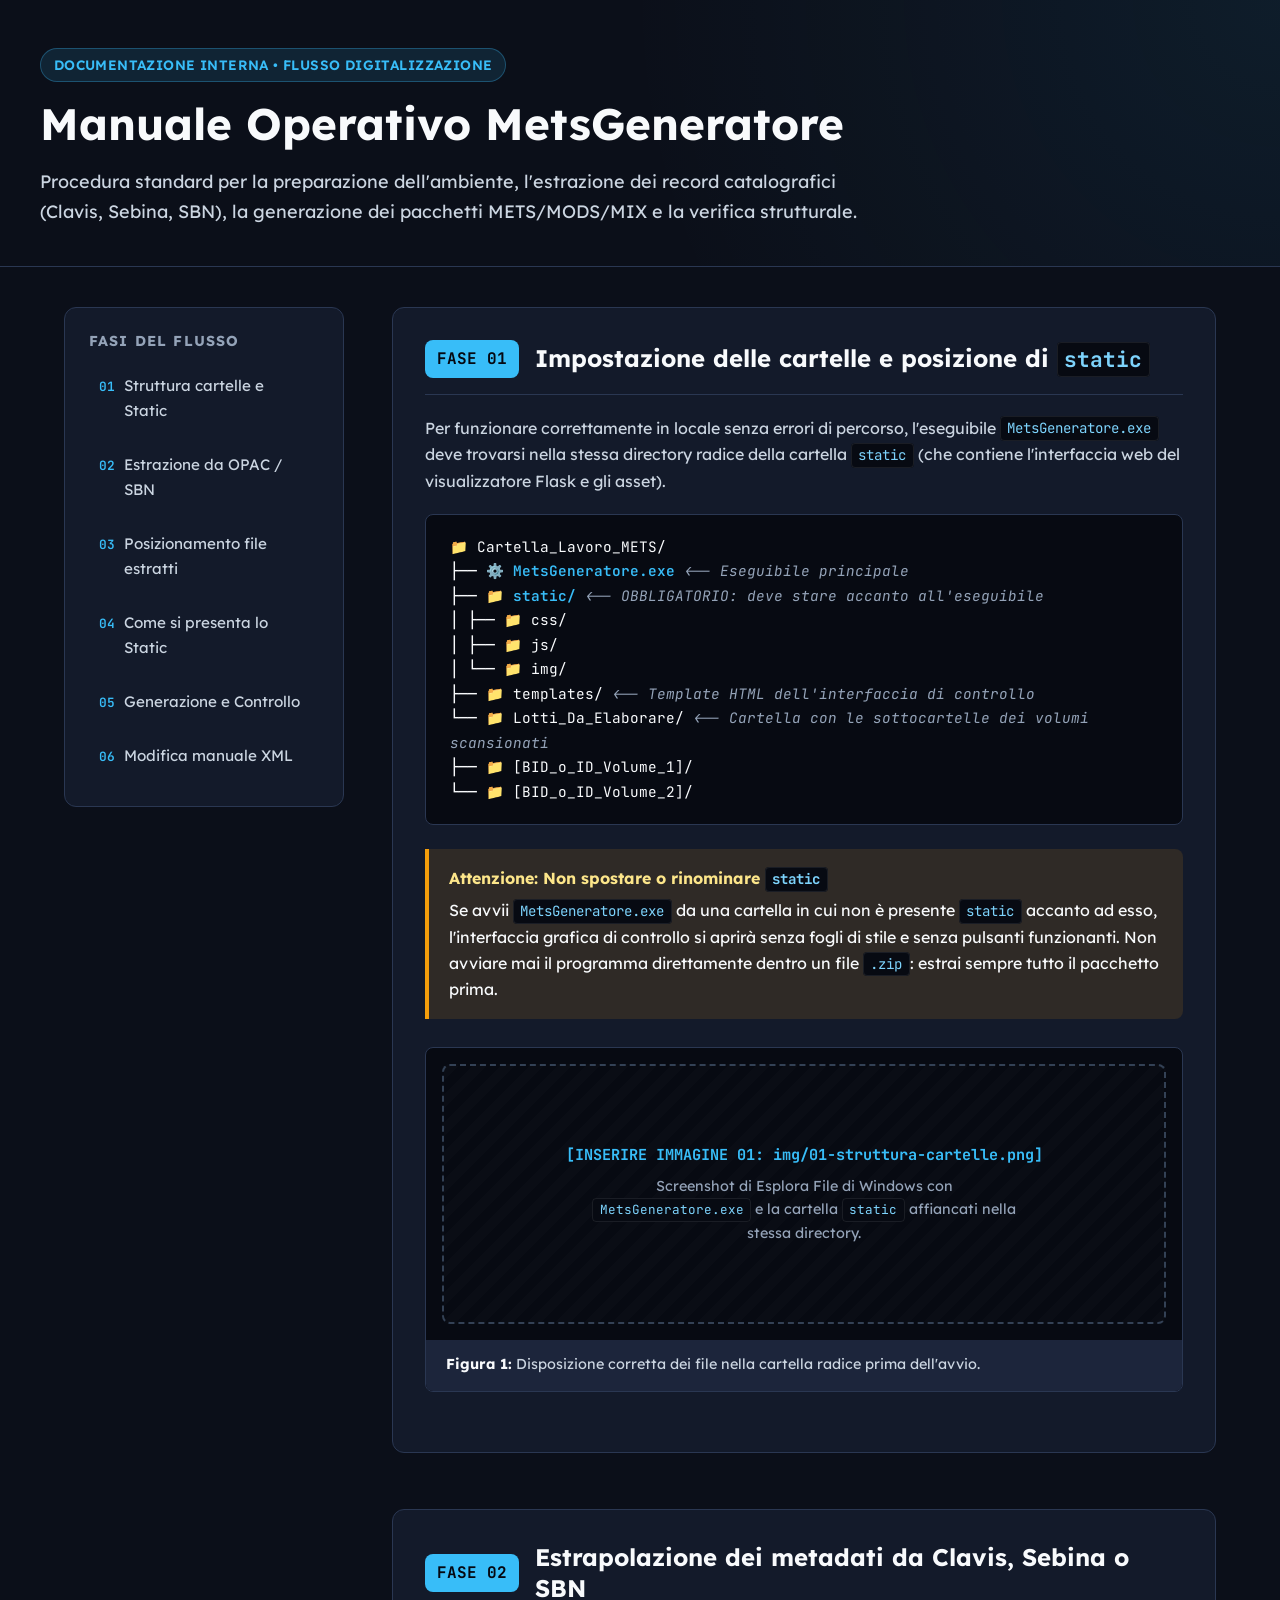
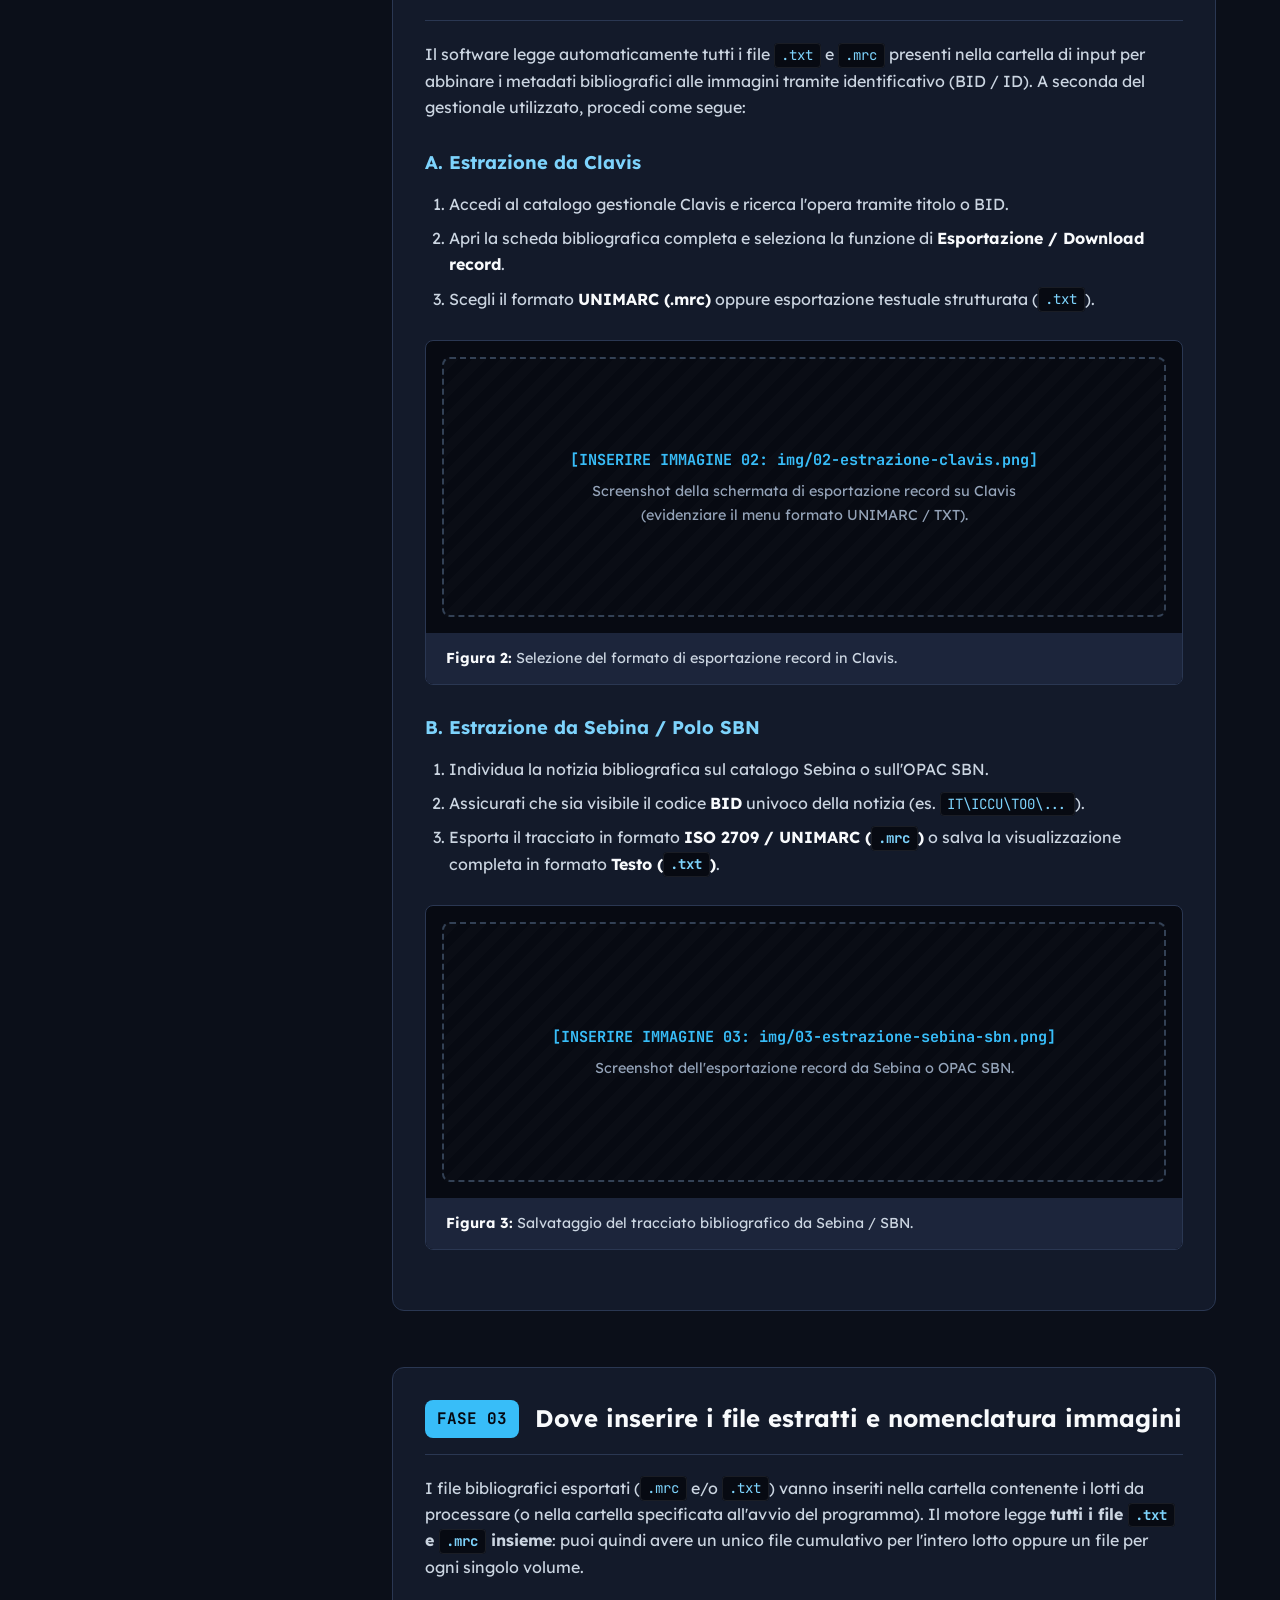
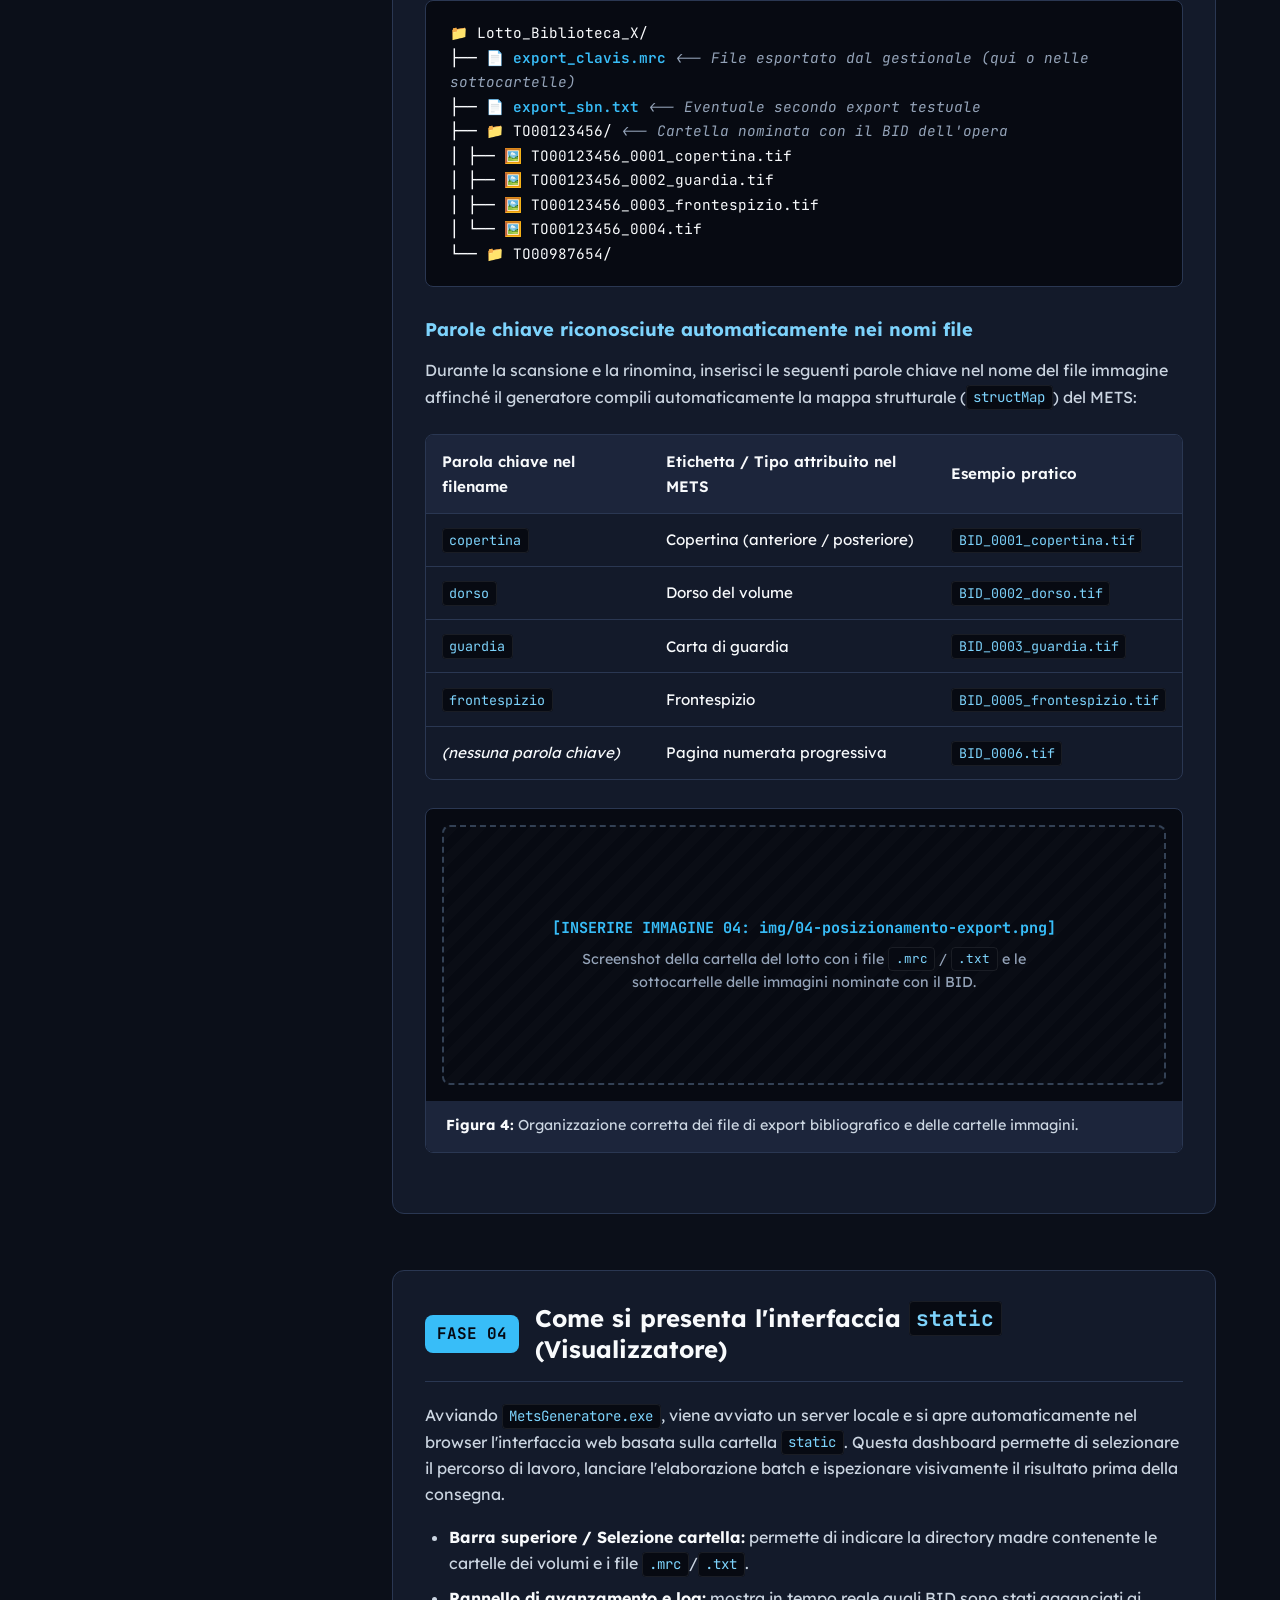
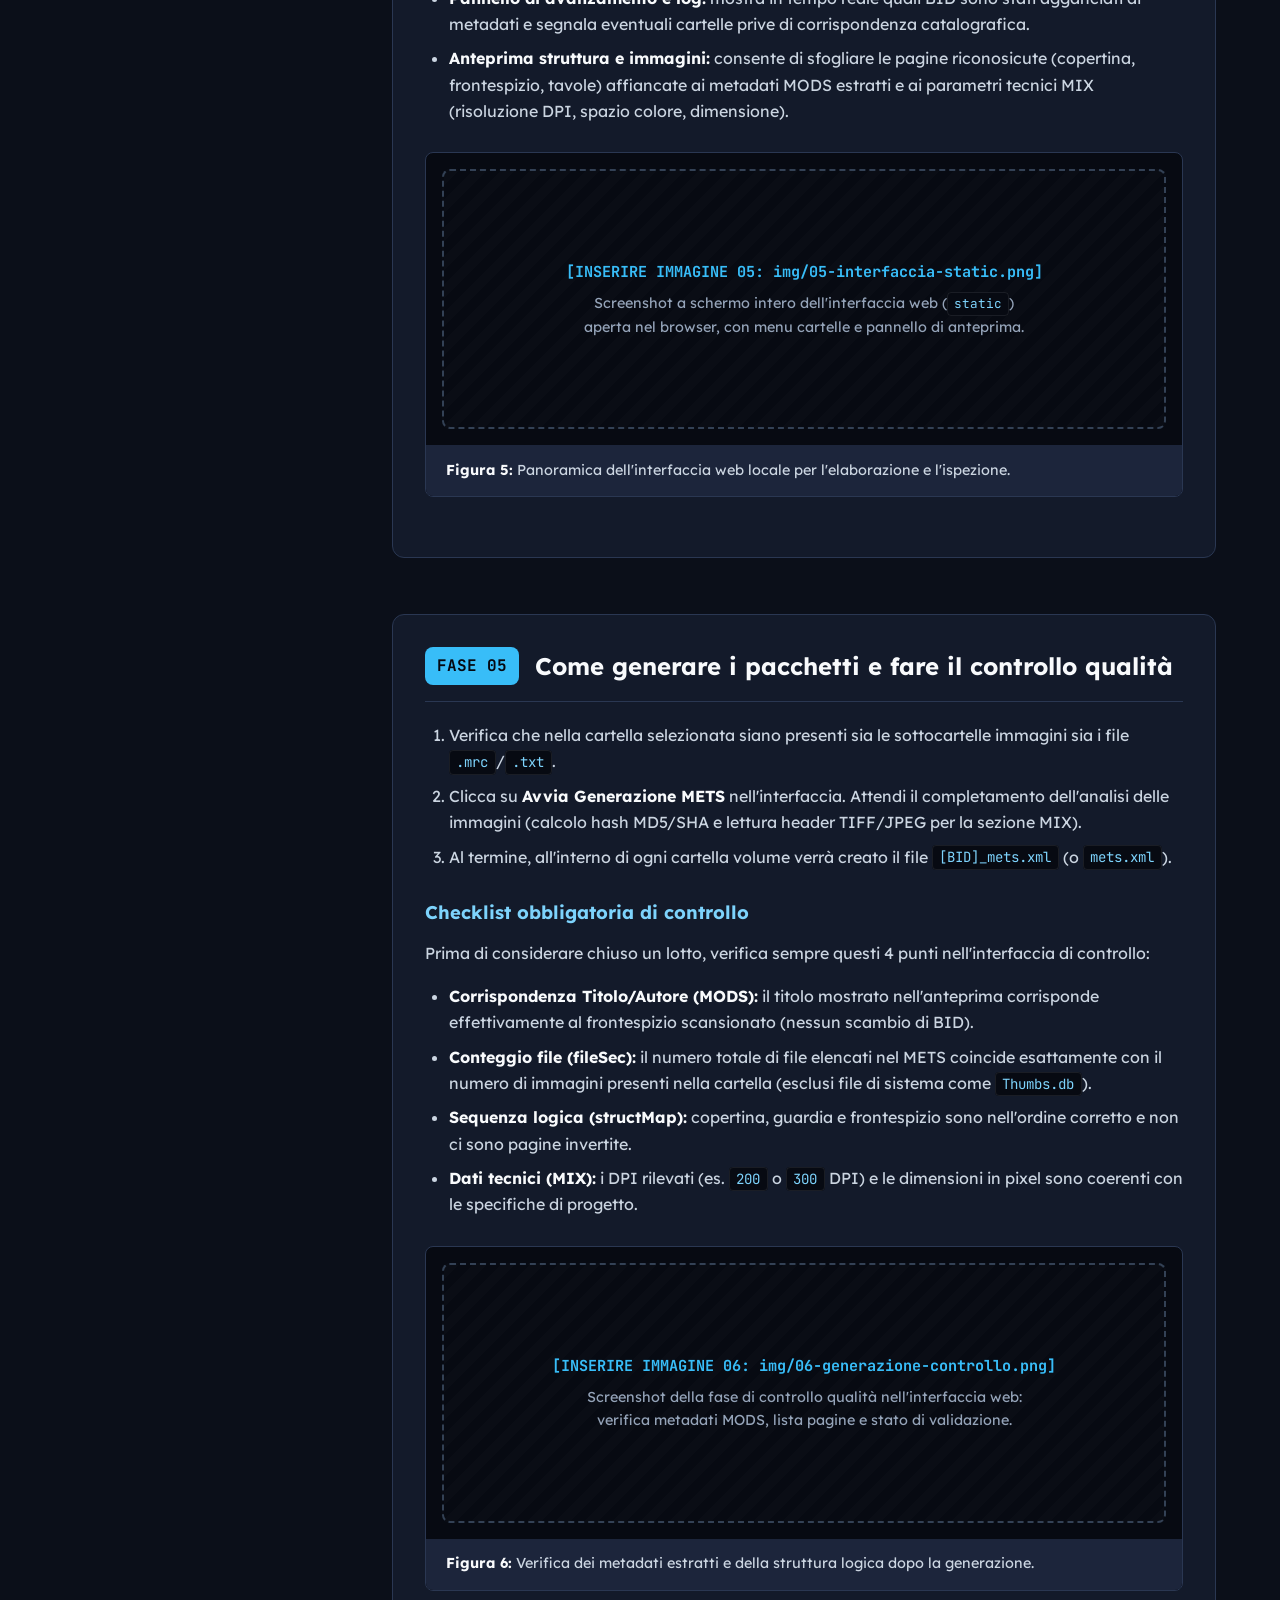
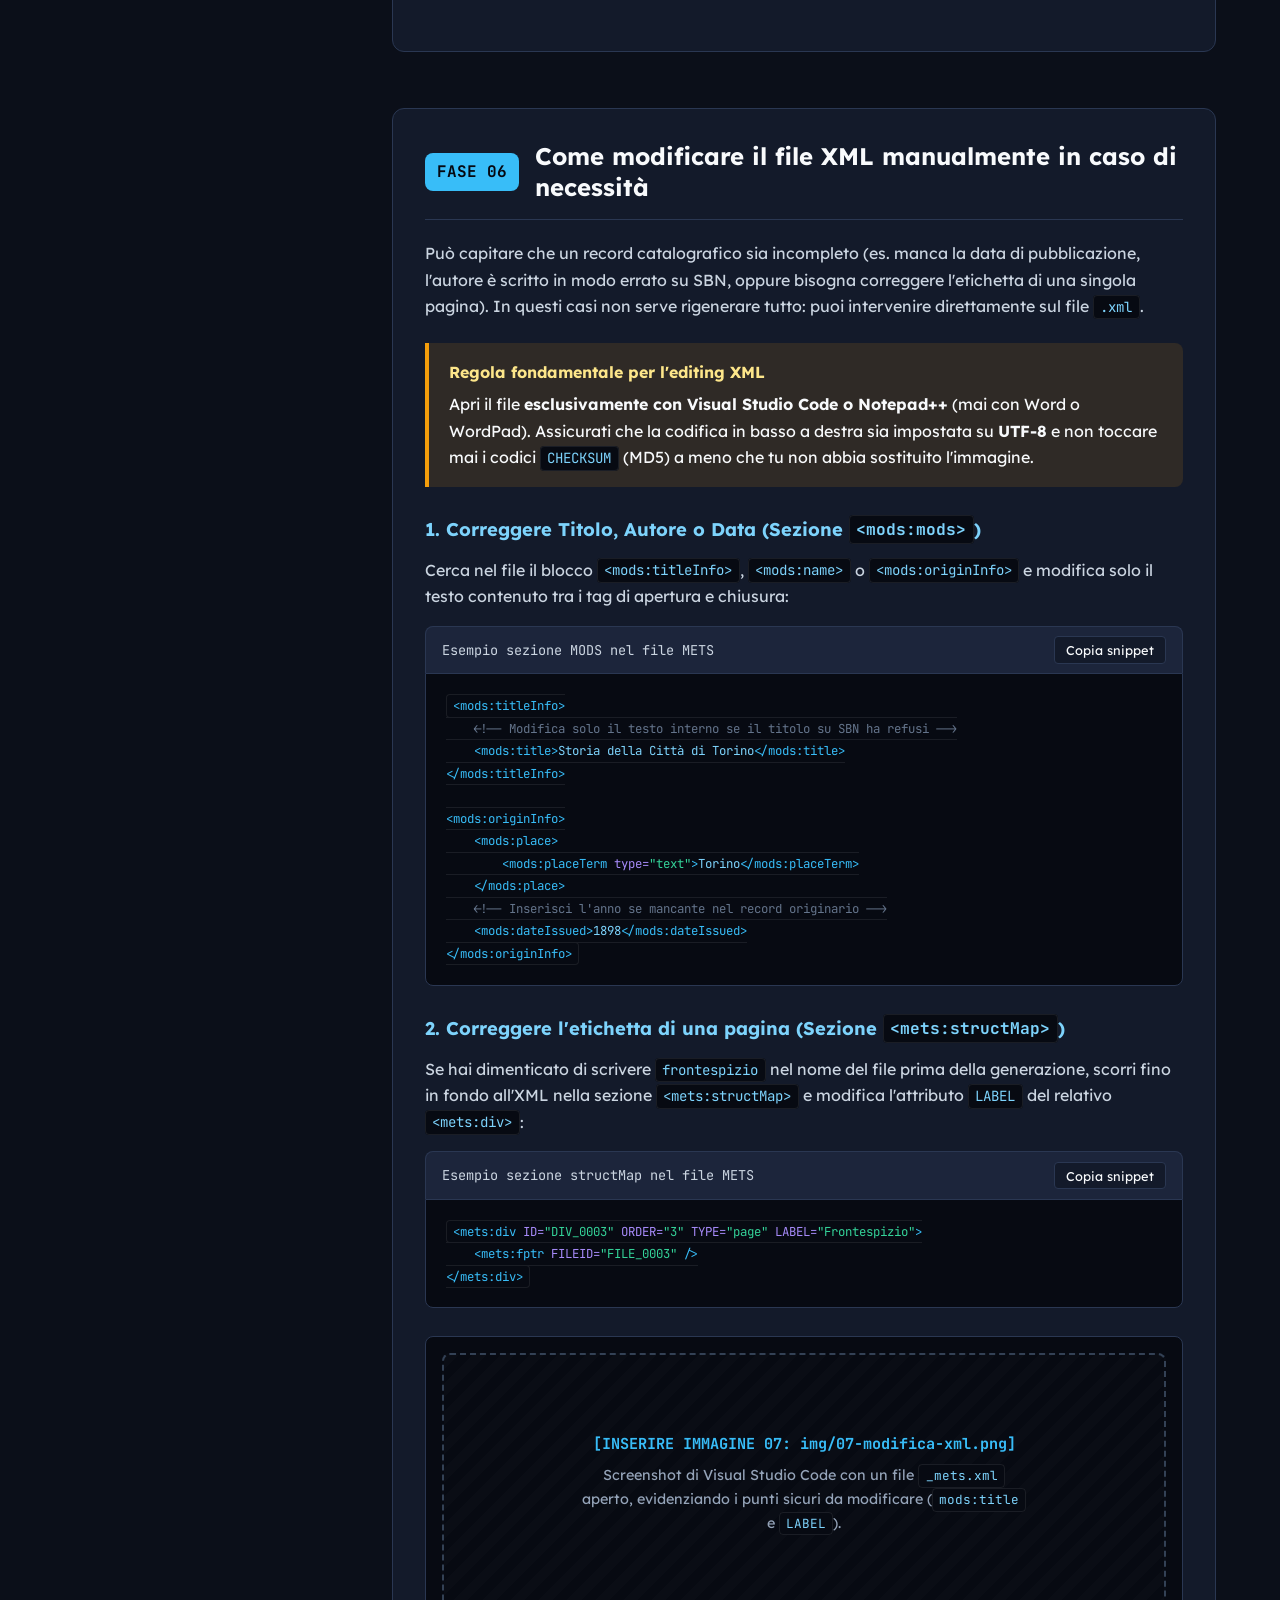
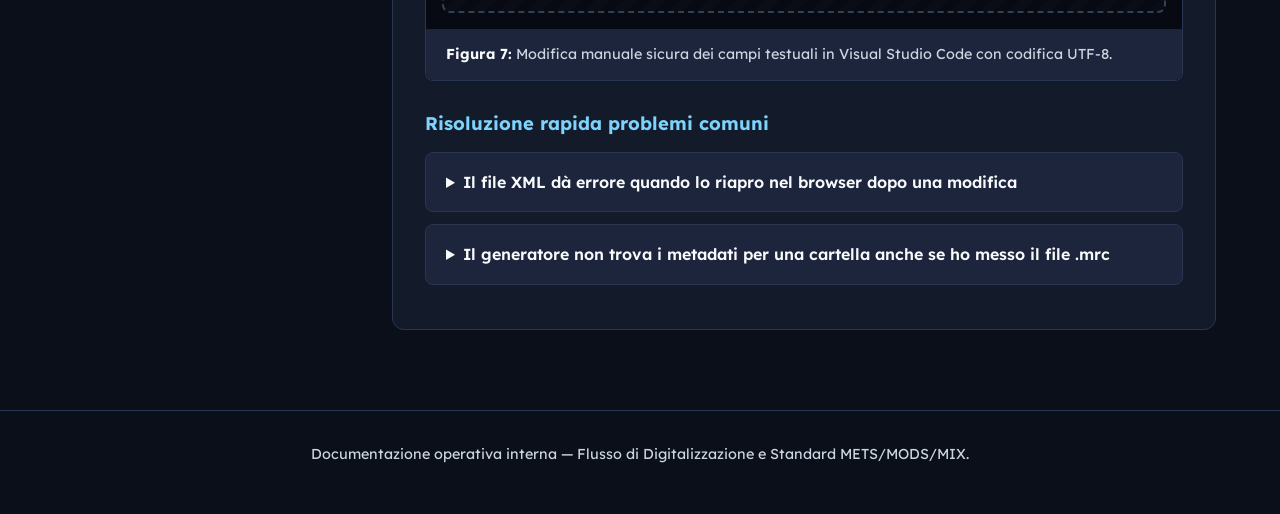
<file: Formazione.html>
<!DOCTYPE html>
<html lang="it">
<head>
    <meta charset="UTF-8">
    <meta name="viewport" content="width=device-width, initial-scale=1.0">
    <title>Guida Operativa MetsGeneratore | Formazione Interna</title>
    <meta name="description" content="Manuale operativo interno per la configurazione, estrazione catalografica, generazione e verifica dei pacchetti METS/MODS/MIX.">
    
    <!-- Google Fonts: Lexend per alta leggibilità e JetBrains Mono per percorsi e codice -->
    <link rel="preconnect" href="https://fonts.googleapis.com">
    <link rel="preconnect" href="https://fonts.gstatic.com" crossorigin>
    <link href="https://fonts.googleapis.com/css2?family=JetBrains+Mono:wght@400;600&family=Lexend:wght@300;400;600;700&display=swap" rel="stylesheet">

    <style>
        :root {
            /* Palette ad alto contrasto ispirata al tuo portfolio */
            --bg-primary: #0b0f19;
            --bg-secondary: #131a2a;
            --bg-tertiary: #1c253b;
            --text-primary: #f8fafc;
            --text-secondary: #cbd5e1;
            --text-muted: #94a3b8;
            --accent-primary: #38bdf8; /* Azzurro tecnico */
            --accent-hover: #7dd3fc;
            --accent-subtle: rgba(56, 189, 248, 0.12);
            --border-color: #2a3752;
            --warning-bg: rgba(245, 158, 11, 0.12);
            --warning-border: #f59e0b;
            --warning-text: #fde68a;
            --success-bg: rgba(16, 185, 129, 0.12);
            --success-border: #10b981;
            --code-bg: #070a12;
            
            --font-sans: 'Lexend', -apple-system, BlinkMacSystemFont, sans-serif;
            --font-mono: 'JetBrains Mono', monospace;
            --radius-md: 8px;
            --radius-lg: 12px;
        }

        /* Reset e Accessibilità di base */
        *, *::before, *::after {
            box-sizing: border-box;
        }

        html {
            scroll-behavior: smooth;
            font-size: 16px;
        }

        @media (prefers-reduced-motion: reduce) {
            html { scroll-behavior: auto; }
        }

        body {
            margin: 0;
            background-color: var(--bg-primary);
            color: var(--text-primary);
            font-family: var(--font-sans);
            line-height: 1.65;
            -webkit-font-smoothing: antialiased;
        }

        /* Focus visibile ad alto contrasto per navigazione da tastiera */
        :focus-visible {
            outline: 3px solid var(--accent-primary);
            outline-offset: 3px;
            border-radius: 4px;
        }

        /* Skip link per screen reader e tastiera */
        .skip-link {
            position: absolute;
            top: -100px;
            left: 1rem;
            background: var(--accent-primary);
            color: #000;
            font-weight: 700;
            padding: 0.75rem 1.25rem;
            border-radius: var(--radius-md);
            z-index: 1000;
            text-decoration: none;
            transition: top 0.2s;
        }

        .skip-link:focus {
            top: 1rem;
        }

        /* Header */
        header {
            border-bottom: 1px solid var(--border-color);
            background: radial-gradient(circle at top right, rgba(56, 189, 248, 0.08), transparent 50%), var(--bg-primary);
            padding: 3rem 1.5rem 2.5rem;
        }

        .header-container {
            max-width: 1200px;
            margin: 0 auto;
        }

        .badge {
            display: inline-block;
            background: var(--accent-subtle);
            color: var(--accent-primary);
            border: 1px solid rgba(56, 189, 248, 0.3);
            font-size: 0.85rem;
            font-weight: 600;
            padding: 0.3rem 0.8rem;
            border-radius: 999px;
            margin-bottom: 1rem;
            letter-spacing: 0.03em;
        }

        h1 {
            font-size: clamp(1.8rem, 4vw, 2.75rem);
            line-height: 1.2;
            margin: 0 0 1rem;
            font-weight: 700;
        }

        .subtitle {
            font-size: 1.125rem;
            color: var(--text-secondary);
            max-width: 75ch;
            margin: 0;
        }

        /* Layout principale con Sidebar indice */
        .layout-wrapper {
            max-width: 1200px;
            margin: 0 auto;
            padding: 2.5rem 1.5rem 5rem;
            display: grid;
            grid-template-columns: 280px 1fr;
            gap: 3rem;
            align-items: start;
        }

        @media (max-width: 900px) {
            .layout-wrapper {
                grid-template-columns: 1fr;
                gap: 2rem;
            }
        }

        /* Indice laterale sticky */
        .toc-nav {
            position: sticky;
            top: 1.5rem;
            background: var(--bg-secondary);
            border: 1px solid var(--border-color);
            border-radius: var(--radius-lg);
            padding: 1.5rem;
        }

        @media (max-width: 900px) {
            .toc-nav {
                position: static;
            }
        }

        .toc-title {
            font-size: 0.9rem;
            text-transform: uppercase;
            letter-spacing: 0.08em;
            color: var(--text-muted);
            margin: 0 0 1rem;
            font-weight: 700;
        }

        .toc-list {
            list-style: none;
            padding: 0;
            margin: 0;
            display: flex;
            flex-direction: column;
            gap: 0.5rem;
        }

        .toc-list a {
            display: flex;
            align-items: baseline;
            gap: 0.6rem;
            color: var(--text-secondary);
            text-decoration: none;
            font-size: 0.95rem;
            padding: 0.4rem 0.6rem;
            border-radius: var(--radius-md);
            transition: background 0.15s, color 0.15s;
        }

        .toc-list a:hover {
            background: var(--bg-tertiary);
            color: var(--accent-hover);
        }

        .toc-step-num {
            font-family: var(--font-mono);
            font-size: 0.8rem;
            color: var(--accent-primary);
            font-weight: 600;
        }

        /* Contenuto principale */
        main {
            display: flex;
            flex-direction: column;
            gap: 3.5rem;
            min-width: 0; /* Previene overflow dei blocchi pre */
        }

        .step-section {
            background: var(--bg-secondary);
            border: 1px solid var(--border-color);
            border-radius: var(--radius-lg);
            padding: 2rem;
            scroll-margin-top: 1.5rem;
        }

        @media (max-width: 600px) {
            .step-section {
                padding: 1.25rem;
            }
        }

        .step-header {
            display: flex;
            align-items: center;
            gap: 1rem;
            margin-bottom: 1.25rem;
            border-bottom: 1px solid var(--border-color);
            padding-bottom: 1rem;
        }

        .step-badge {
            background: var(--accent-primary);
            color: #050811;
            font-family: var(--font-mono);
            font-weight: 700;
            font-size: 1rem;
            padding: 0.35rem 0.75rem;
            border-radius: var(--radius-md);
            flex-shrink: 0;
        }

        h2 {
            font-size: 1.5rem;
            margin: 0;
            line-height: 1.3;
        }

        h3 {
            font-size: 1.15rem;
            color: var(--accent-hover);
            margin: 1.75rem 0 0.75rem;
        }

        p {
            margin: 0 0 1rem;
            color: var(--text-secondary);
        }

        ul, ol {
            margin: 0 0 1.25rem;
            padding-left: 1.5rem;
            color: var(--text-secondary);
        }

        li {
            margin-bottom: 0.5rem;
        }

        li strong {
            color: var(--text-primary);
        }

        /* Albero delle cartelle */
        .folder-tree {
            background: var(--code-bg);
            border: 1px solid var(--border-color);
            border-radius: var(--radius-md);
            padding: 1.25rem 1.5rem;
            font-family: var(--font-mono);
            font-size: 0.9rem;
            line-height: 1.7;
            color: var(--text-primary);
            overflow-x: auto;
            margin: 1.25rem 0;
        }

        .folder-tree .comment {
            color: var(--text-muted);
            font-style: italic;
        }

        .folder-tree .highlight {
            color: var(--accent-primary);
            font-weight: 600;
        }

        /* Box Avvisi / Regole Critiche */
        .callout {
            border-left: 4px solid var(--accent-primary);
            background: var(--accent-subtle);
            padding: 1rem 1.25rem;
            border-radius: 0 var(--radius-md) var(--radius-md) 0;
            margin: 1.5rem 0;
        }

        .callout.warning {
            border-left-color: var(--warning-border);
            background: var(--warning-bg);
        }

        .callout-title {
            font-weight: 700;
            color: var(--text-primary);
            margin-bottom: 0.35rem;
            display: block;
        }

        .callout.warning .callout-title {
            color: var(--warning-text);
        }

        .callout p:last-child {
            margin-bottom: 0;
            color: var(--text-primary);
        }

        /* Area Immagini / Screenshot */
        figure.screenshot-frame {
            margin: 1.75rem 0;
            background: var(--code-bg);
            border: 1px solid var(--border-color);
            border-radius: var(--radius-md);
            overflow: hidden;
        }

        /* Stile del segnaposto finché non inserisci le tue immagini reali */
        .screenshot-placeholder {
            min-height: 260px;
            display: flex;
            flex-direction: column;
            align-items: center;
            justify-content: center;
            text-align: center;
            padding: 2rem;
            border: 2px dashed #334155;
            margin: 1rem;
            border-radius: var(--radius-md);
            background: repeating-linear-gradient(
                -45deg,
                rgba(255, 255, 255, 0.015),
                rgba(255, 255, 255, 0.015) 10px,
                transparent 10px,
                transparent 20px
            );
        }

        .screenshot-placeholder strong {
            color: var(--accent-primary);
            font-family: var(--font-mono);
            font-size: 0.95rem;
            margin-bottom: 0.5rem;
        }

        .screenshot-placeholder span {
            color: var(--text-muted);
            font-size: 0.9rem;
            max-width: 50ch;
        }

        /* Quando inserirai le immagini reali usa questa classe */
        figure.screenshot-frame img {
            display: block;
            width: 100%;
            height: auto;
            border-bottom: 1px solid var(--border-color);
        }

        figcaption {
            padding: 0.85rem 1.25rem;
            font-size: 0.9rem;
            color: var(--text-secondary);
            background: var(--bg-tertiary);
        }

        figcaption strong {
            color: var(--text-primary);
        }

        /* Tabella nomenclatura file */
        .table-wrapper {
            overflow-x: auto;
            margin: 1.5rem 0;
            border: 1px solid var(--border-color);
            border-radius: var(--radius-md);
        }

        table {
            width: 100%;
            border-collapse: collapse;
            text-align: left;
            font-size: 0.95rem;
        }

        th, td {
            padding: 0.85rem 1rem;
            border-bottom: 1px solid var(--border-color);
        }

        th {
            background: var(--bg-tertiary);
            color: var(--text-primary);
            font-weight: 600;
        }

        tr:last-child td {
            border-bottom: none;
        }

        code {
            font-family: var(--font-mono);
            background: var(--code-bg);
            color: var(--accent-hover);
            padding: 0.15rem 0.4rem;
            border-radius: 4px;
            font-size: 0.88em;
            border: 1px solid rgba(255, 255, 255, 0.08);
        }

        /* Blocco Codice XML */
        .code-block-header {
            display: flex;
            justify-content: space-between;
            align-items: center;
            background: var(--bg-tertiary);
            padding: 0.6rem 1rem;
            border: 1px solid var(--border-color);
            border-bottom: none;
            border-radius: var(--radius-md) var(--radius-md) 0 0;
            font-family: var(--font-mono);
            font-size: 0.85rem;
            color: var(--text-secondary);
        }

        .copy-btn {
            background: var(--bg-secondary);
            color: var(--text-primary);
            border: 1px solid var(--border-color);
            padding: 0.3rem 0.7rem;
            border-radius: 4px;
            font-family: var(--font-sans);
            font-size: 0.8rem;
            cursor: pointer;
            transition: border-color 0.15s, background 0.15s;
        }

        .copy-btn:hover {
            border-color: var(--accent-primary);
            background: var(--accent-subtle);
        }

        pre.xml-sample {
            margin: 0 0 1.5rem;
            background: var(--code-bg);
            border: 1px solid var(--border-color);
            border-radius: 0 0 var(--radius-md) var(--radius-md);
            padding: 1.25rem;
            overflow-x: auto;
            font-family: var(--font-mono);
            font-size: 0.88rem;
            line-height: 1.6;
            color: #e2e8f0;
        }

        .xml-tag { color: #38bdf8; }
        .xml-attr { color: #a78bfa; }
        .xml-val { color: #34d399; }
        .xml-comment { color: #64748b; }

        /* Accordion nativo accessibile per FAQ/Troubleshooting */
        details {
            background: var(--bg-tertiary);
            border: 1px solid var(--border-color);
            border-radius: var(--radius-md);
            margin-bottom: 0.75rem;
        }

        summary {
            padding: 1rem 1.25rem;
            font-weight: 600;
            cursor: pointer;
            list-style-position: inside;
            color: var(--text-primary);
        }

        summary:hover {
            color: var(--accent-hover);
        }

        details[open] summary {
            border-bottom: 1px solid var(--border-color);
        }

        .details-content {
            padding: 1rem 1.25rem;
            color: var(--text-secondary);
        }

        footer {
            border-top: 1px solid var(--border-color);
            text-align: center;
            padding: 2rem 1.5rem;
            color: var(--text-muted);
            font-size: 0.9rem;
        }
    </style>
</head>
<body>

    <a href="#contenuto-principale" class="skip-link">Vai direttamente alla procedura operativa</a>

    <header>
        <div class="header-container">
            <span class="badge">DOCUMENTAZIONE INTERNA • FLUSSO DIGITALIZZAZIONE</span>
            <h1>Manuale Operativo MetsGeneratore</h1>
            <p class="subtitle">
                Procedura standard per la preparazione dell'ambiente, l'estrazione dei record catalografici (Clavis, Sebina, SBN), 
                la generazione dei pacchetti METS/MODS/MIX e la verifica strutturale.
            </p>
        </div>
    </header>

    <div class="layout-wrapper">
        <!-- Indice di navigazione -->
        <nav class="toc-nav" aria-label="Indice delle fasi operative">
            <h2 class="toc-title">Fasi del Flusso</h2>
            <ol class="toc-list">
                <li><a href="#fase-1"><span class="toc-step-num">01</span> Struttura cartelle e Static</a></li>
                <li><a href="#fase-2"><span class="toc-step-num">02</span> Estrazione da OPAC / SBN</a></li>
                <li><a href="#fase-3"><span class="toc-step-num">03</span> Posizionamento file estratti</a></li>
                <li><a href="#fase-4"><span class="toc-step-num">04</span> Come si presenta lo Static</a></li>
                <li><a href="#fase-5"><span class="toc-step-num">05</span> Generazione e Controllo</a></li>
                <li><a href="#fase-6"><span class="toc-step-num">06</span> Modifica manuale XML</a></li>
            </ol>
        </nav>

        <!-- Contenuto principale -->
        <main id="contenuto-principale">

            <!-- FASE 1 -->
            <section id="fase-1" class="step-section" aria-labelledby="titolo-fase-1">
                <div class="step-header">
                    <span class="step-badge">FASE 01</span>
                    <h2 id="titolo-fase-1">Impostazione delle cartelle e posizione di <code>static</code></h2>
                </div>

                <p>
                    Per funzionare correttamente in locale senza errori di percorso, l'eseguibile <code>MetsGeneratore.exe</code> 
                    deve trovarsi nella stessa directory radice della cartella <code>static</code> (che contiene l'interfaccia web del visualizzatore Flask e gli asset).
                </p>

                <div class="folder-tree" role="region" aria-label="Struttura directory richiesta">
📁 Cartella_Lavoro_METS/<br>
├── ⚙️ <span class="highlight">MetsGeneratore.exe</span> <span class="comment">&lt;-- Eseguibile principale</span><br>
├── 📁 <span class="highlight">static/</span> <span class="comment">&lt;-- OBBLIGATORIO: deve stare accanto all'eseguibile</span><br>
│   ├── 📁 css/<br>
│   ├── 📁 js/<br>
│   └── 📁 img/<br>
├── 📁 templates/ <span class="comment">&lt;-- Template HTML dell'interfaccia di controllo</span><br>
└── 📁 Lotti_Da_Elaborare/ <span class="comment">&lt;-- Cartella con le sottocartelle dei volumi scansionati</span><br>
    ├── 📁 [BID_o_ID_Volume_1]/<br>
    └── 📁 [BID_o_ID_Volume_2]/
                </div>

                <div class="callout warning">
                    <span class="callout-title">Attenzione: Non spostare o rinominare <code>static</code></span>
                    <p>
                        Se avvii <code>MetsGeneratore.exe</code> da una cartella in cui non è presente <code>static</code> accanto ad esso, 
                        l'interfaccia grafica di controllo si aprirà senza fogli di stile e senza pulsanti funzionanti. Non avviare mai il programma direttamente dentro un file <code>.zip</code>: estrai sempre tutto il pacchetto prima.
                    </p>
                </div>

                <figure class="screenshot-frame">
                    <!-- SOSTITUISCI QUESTO DIV CON: <img src="img/01-struttura-cartelle.png" alt="Finestra di Esplora File di Windows che mostra MetsGeneratore.exe accanto alla cartella static"> -->
                    <div class="screenshot-placeholder">
                        <strong>[INSERIRE IMMAGINE 01: img/01-struttura-cartelle.png]</strong>
                        <span>Screenshot di Esplora File di Windows con <code>MetsGeneratore.exe</code> e la cartella <code>static</code> affiancati nella stessa directory.</span>
                    </div>
                    <figcaption>
                        <strong>Figura 1:</strong> Disposizione corretta dei file nella cartella radice prima dell'avvio.
                    </figcaption>
                </figure>
            </section>

            <!-- FASE 2 -->
            <section id="fase-2" class="step-section" aria-labelledby="titolo-fase-2">
                <div class="step-header">
                    <span class="step-badge">FASE 02</span>
                    <h2 id="titolo-fase-2">Estrapolazione dei metadati da Clavis, Sebina o SBN</h2>
                </div>

                <p>
                    Il software legge automaticamente tutti i file <code>.txt</code> e <code>.mrc</code> presenti nella cartella di input per abbinare i metadati bibliografici alle immagini tramite identificativo (BID / ID). A seconda del gestionale utilizzato, procedi come segue:
                </p>

                <h3>A. Estrazione da Clavis</h3>
                <ol>
                    <li>Accedi al catalogo gestionale Clavis e ricerca l'opera tramite titolo o BID.</li>
                    <li>Apri la scheda bibliografica completa e seleziona la funzione di <strong>Esportazione / Download record</strong>.</li>
                    <li>Scegli il formato <strong>UNIMARC (.mrc)</strong> oppure esportazione testuale strutturata (<code>.txt</code>).</li>
                </ol>

                <figure class="screenshot-frame">
                    <!-- SOSTITUISCI CON: <img src="img/02-estrazione-clavis.png" alt="Schermata di Clavis con evidenziato il pulsante di esportazione UNIMARC"> -->
                    <div class="screenshot-placeholder">
                        <strong>[INSERIRE IMMAGINE 02: img/02-estrazione-clavis.png]</strong>
                        <span>Screenshot della schermata di esportazione record su Clavis (evidenziare il menu formato UNIMARC / TXT).</span>
                    </div>
                    <figcaption>
                        <strong>Figura 2:</strong> Selezione del formato di esportazione record in Clavis.
                    </figcaption>
                </figure>

                <h3>B. Estrazione da Sebina / Polo SBN</h3>
                <ol>
                    <li>Individua la notizia bibliografica sul catalogo Sebina o sull'OPAC SBN.</li>
                    <li>Assicurati che sia visibile il codice <strong>BID</strong> univoco della notizia (es. <code>IT\ICCU\TO0\...</code>).</li>
                    <li>Esporta il tracciato in formato <strong>ISO 2709 / UNIMARC (<code>.mrc</code>)</strong> o salva la visualizzazione completa in formato <strong>Testo (<code>.txt</code>)</strong>.</li>
                </ol>

                <figure class="screenshot-frame">
                    <!-- SOSTITUISCI CON: <img src="img/03-estrazione-sebina-sbn.png" alt="Schermata di Sebina/SBN con il salvataggio del tracciato UNIMARC"> -->
                    <div class="screenshot-placeholder">
                        <strong>[INSERIRE IMMAGINE 03: img/03-estrazione-sebina-sbn.png]</strong>
                        <span>Screenshot dell'esportazione record da Sebina o OPAC SBN.</span>
                    </div>
                    <figcaption>
                        <strong>Figura 3:</strong> Salvataggio del tracciato bibliografico da Sebina / SBN.
                    </figcaption>
                </figure>
            </section>

            <!-- FASE 3 -->
            <section id="fase-3" class="step-section" aria-labelledby="titolo-fase-3">
                <div class="step-header">
                    <span class="step-badge">FASE 03</span>
                    <h2 id="titolo-fase-3">Dove inserire i file estratti e nomenclatura immagini</h2>
                </div>

                <p>
                    I file bibliografici esportati (<code>.mrc</code> e/o <code>.txt</code>) vanno inseriti nella cartella contenente i lotti da processare (o nella cartella specificata all'avvio del programma). 
                    Il motore legge <strong>tutti i file <code>.txt</code> e <code>.mrc</code> insieme</strong>: puoi quindi avere un unico file cumulativo per l'intero lotto oppure un file per ogni singolo volume.
                </p>

                <div class="folder-tree" role="region" aria-label="Posizionamento file estratti">
📁 Lotto_Biblioteca_X/<br>
├── 📄 <span class="highlight">export_clavis.mrc</span> <span class="comment">&lt;-- File esportato dal gestionale (qui o nelle sottocartelle)</span><br>
├── 📄 <span class="highlight">export_sbn.txt</span> <span class="comment">&lt;-- Eventuale secondo export testuale</span><br>
├── 📁 TO00123456/ <span class="comment">&lt;-- Cartella nominata con il BID dell'opera</span><br>
│   ├── 🖼️ TO00123456_0001_copertina.tif<br>
│   ├── 🖼️ TO00123456_0002_guardia.tif<br>
│   ├── 🖼️ TO00123456_0003_frontespizio.tif<br>
│   └── 🖼️ TO00123456_0004.tif<br>
└── 📁 TO00987654/
                </div>

                <h3>Parole chiave riconosciute automaticamente nei nomi file</h3>
                <p>
                    Durante la scansione e la rinomina, inserisci le seguenti parole chiave nel nome del file immagine affinché il generatore compili automaticamente la mappa strutturale (<code>structMap</code>) del METS:
                </p>

                <div class="table-wrapper">
                    <table>
                        <thead>
                            <tr>
                                <th scope="col">Parola chiave nel filename</th>
                                <th scope="col">Etichetta / Tipo attribuito nel METS</th>
                                <th scope="col">Esempio pratico</th>
                            </tr>
                        </thead>
                        <tbody>
                            <tr>
                                <td><code>copertina</code></td>
                                <td>Copertina (anteriore / posteriore)</td>
                                <td><code>BID_0001_copertina.tif</code></td>
                            </tr>
                            <tr>
                                <td><code>dorso</code></td>
                                <td>Dorso del volume</td>
                                <td><code>BID_0002_dorso.tif</code></td>
                            </tr>
                            <tr>
                                <td><code>guardia</code></td>
                                <td>Carta di guardia</td>
                                <td><code>BID_0003_guardia.tif</code></td>
                            </tr>
                            <tr>
                                <td><code>frontespizio</code></td>
                                <td>Frontespizio</td>
                                <td><code>BID_0005_frontespizio.tif</code></td>
                            </tr>
                            <tr>
                                <td><em>(nessuna parola chiave)</em></td>
                                <td>Pagina numerata progressiva</td>
                                <td><code>BID_0006.tif</code></td>
                            </tr>
                        </tbody>
                    </table>
                </div>

                <figure class="screenshot-frame">
                    <!-- SOSTITUISCI CON: <img src="img/04-posizionamento-export.png" alt="Cartella del lotto con file mrc, txt e sottocartelle immagini"> -->
                    <div class="screenshot-placeholder">
                        <strong>[INSERIRE IMMAGINE 04: img/04-posizionamento-export.png]</strong>
                        <span>Screenshot della cartella del lotto con i file <code>.mrc</code> / <code>.txt</code> e le sottocartelle delle immagini nominate con il BID.</span>
                    </div>
                    <figcaption>
                        <strong>Figura 4:</strong> Organizzazione corretta dei file di export bibliografico e delle cartelle immagini.
                    </figcaption>
                </figure>
            </section>

            <!-- FASE 4 -->
            <section id="fase-4" class="step-section" aria-labelledby="titolo-fase-4">
                <div class="step-header">
                    <span class="step-badge">FASE 04</span>
                    <h2 id="titolo-fase-4">Come si presenta l'interfaccia <code>static</code> (Visualizzatore)</h2>
                </div>

                <p>
                    Avviando <code>MetsGeneratore.exe</code>, viene avviato un server locale e si apre automaticamente nel browser l'interfaccia web basata sulla cartella <code>static</code>. 
                    Questa dashboard permette di selezionare il percorso di lavoro, lanciare l'elaborazione batch e ispezionare visivamente il risultato prima della consegna.
                </p>

                <ul>
                    <li><strong>Barra superiore / Selezione cartella:</strong> permette di indicare la directory madre contenente le cartelle dei volumi e i file <code>.mrc</code>/<code>.txt</code>.</li>
                    <li><strong>Pannello di avanzamento e log:</strong> mostra in tempo reale quali BID sono stati agganciati ai metadati e segnala eventuali cartelle prive di corrispondenza catalografica.</li>
                    <li><strong>Anteprima struttura e immagini:</strong> consente di sfogliare le pagine riconosicute (copertina, frontespizio, tavole) affiancate ai metadati MODS estratti e ai parametri tecnici MIX (risoluzione DPI, spazio colore, dimensione).</li>
                </ul>

                <figure class="screenshot-frame">
                    <!-- SOSTITUISCI CON: <img src="img/05-interfaccia-static.png" alt="Panoramica dell'interfaccia web del visualizzatore MetsGeneratore nel browser"> -->
                    <div class="screenshot-placeholder">
                        <strong>[INSERIRE IMMAGINE 05: img/05-interfaccia-static.png]</strong>
                        <span>Screenshot a schermo intero dell'interfaccia web (<code>static</code>) aperta nel browser, con menu cartelle e pannello di anteprima.</span>
                    </div>
                    <figcaption>
                        <strong>Figura 5:</strong> Panoramica dell'interfaccia web locale per l'elaborazione e l'ispezione.
                    </figcaption>
                </figure>
            </section>

            <!-- FASE 5 -->
            <section id="fase-5" class="step-section" aria-labelledby="titolo-fase-5">
                <div class="step-header">
                    <span class="step-badge">FASE 05</span>
                    <h2 id="titolo-fase-5">Come generare i pacchetti e fare il controllo qualità</h2>
                </div>

                <ol>
                    <li>Verifica che nella cartella selezionata siano presenti sia le sottocartelle immagini sia i file <code>.mrc</code>/<code>.txt</code>.</li>
                    <li>Clicca su <strong>Avvia Generazione METS</strong> nell'interfaccia. Attendi il completamento dell'analisi delle immagini (calcolo hash MD5/SHA e lettura header TIFF/JPEG per la sezione MIX).</li>
                    <li>Al termine, all'interno di ogni cartella volume verrà creato il file <code>[BID]_mets.xml</code> (o <code>mets.xml</code>).</li>
                </ol>

                <h3>Checklist obbligatoria di controllo</h3>
                <p>Prima di considerare chiuso un lotto, verifica sempre questi 4 punti nell'interfaccia di controllo:</p>
                <ul>
                    <li><strong>Corrispondenza Titolo/Autore (MODS):</strong> il titolo mostrato nell'anteprima corrisponde effettivamente al frontespizio scansionato (nessun scambio di BID).</li>
                    <li><strong>Conteggio file (fileSec):</strong> il numero totale di file elencati nel METS coincide esattamente con il numero di immagini presenti nella cartella (esclusi file di sistema come <code>Thumbs.db</code>).</li>
                    <li><strong>Sequenza logica (structMap):</strong> copertina, guardia e frontespizio sono nell'ordine corretto e non ci sono pagine invertite.</li>
                    <li><strong>Dati tecnici (MIX):</strong> i DPI rilevati (es. <code>200</code> o <code>300</code> DPI) e le dimensioni in pixel sono coerenti con le specifiche di progetto.</li>
                </ul>

                <figure class="screenshot-frame">
                    <!-- SOSTITUISCI CON: <img src="img/06-generazione-controllo.png" alt="Schermata di verifica post-generazione con elenco pagine, metadati MODS e parametri MIX"> -->
                    <div class="screenshot-placeholder">
                        <strong>[INSERIRE IMMAGINE 06: img/06-generazione-controllo.png]</strong>
                        <span>Screenshot della fase di controllo qualità nell'interfaccia web: verifica metadati MODS, lista pagine e stato di validazione.</span>
                    </div>
                    <figcaption>
                        <strong>Figura 6:</strong> Verifica dei metadati estratti e della struttura logica dopo la generazione.
                    </figcaption>
                </figure>
            </section>

            <!-- FASE 6 -->
            <section id="fase-6" class="step-section" aria-labelledby="titolo-fase-6">
                <div class="step-header">
                    <span class="step-badge">FASE 06</span>
                    <h2 id="titolo-fase-6">Come modificare il file XML manualmente in caso di necessità</h2>
                </div>

                <p>
                    Può capitare che un record catalografico sia incompleto (es. manca la data di pubblicazione, l'autore è scritto in modo errato su SBN, oppure bisogna correggere l'etichetta di una singola pagina). In questi casi non serve rigenerare tutto: puoi intervenire direttamente sul file <code>.xml</code>.
                </p>

                <div class="callout warning">
                    <span class="callout-title">Regola fondamentale per l'editing XML</span>
                    <p>
                        Apri il file <strong>esclusivamente con Visual Studio Code o Notepad++</strong> (mai con Word o WordPad). 
                        Assicurati che la codifica in basso a destra sia impostata su <strong>UTF-8</strong> e non toccare mai i codici <code>CHECKSUM</code> (MD5) a meno che tu non abbia sostituito l'immagine.
                    </p>
                </div>

                <h3>1. Correggere Titolo, Autore o Data (Sezione <code>&lt;mods:mods&gt;</code>)</h3>
                <p>Cerca nel file il blocco <code>&lt;mods:titleInfo&gt;</code>, <code>&lt;mods:name&gt;</code> o <code>&lt;mods:originInfo&gt;</code> e modifica solo il testo contenuto tra i tag di apertura e chiusura:</p>

                <div class="code-block-header">
                    <span>Esempio sezione MODS nel file METS</span>
                    <button type="button" class="copy-btn" onclick="copyCode(this, 'xml-mods')">Copia snippet</button>
                </div>
                <pre id="xml-mods" class="xml-sample"><code><span class="xml-tag">&lt;mods:titleInfo&gt;</span>
    <span class="xml-comment">&lt;!-- Modifica solo il testo interno se il titolo su SBN ha refusi --&gt;</span>
    <span class="xml-tag">&lt;mods:title&gt;</span>Storia della Città di Torino<span class="xml-tag">&lt;/mods:title&gt;</span>
<span class="xml-tag">&lt;/mods:titleInfo&gt;</span>

<span class="xml-tag">&lt;mods:originInfo&gt;</span>
    <span class="xml-tag">&lt;mods:place&gt;</span>
        <span class="xml-tag">&lt;mods:placeTerm</span> <span class="xml-attr">type=</span><span class="xml-val">"text"</span><span class="xml-tag">&gt;</span>Torino<span class="xml-tag">&lt;/mods:placeTerm&gt;</span>
    <span class="xml-tag">&lt;/mods:place&gt;</span>
    <span class="xml-comment">&lt;!-- Inserisci l'anno se mancante nel record originario --&gt;</span>
    <span class="xml-tag">&lt;mods:dateIssued&gt;</span>1898<span class="xml-tag">&lt;/mods:dateIssued&gt;</span>
<span class="xml-tag">&lt;/mods:originInfo&gt;</span></code></pre>

                <h3>2. Correggere l'etichetta di una pagina (Sezione <code>&lt;mets:structMap&gt;</code>)</h3>
                <p>Se hai dimenticato di scrivere <code>frontespizio</code> nel nome del file prima della generazione, scorri fino in fondo all'XML nella sezione <code>&lt;mets:structMap&gt;</code> e modifica l'attributo <code>LABEL</code> del relativo <code>&lt;mets:div&gt;</code>:</p>

                <div class="code-block-header">
                    <span>Esempio sezione structMap nel file METS</span>
                    <button type="button" class="copy-btn" onclick="copyCode(this, 'xml-struct')">Copia snippet</button>
                </div>
                <pre id="xml-struct" class="xml-sample"><code><span class="xml-tag">&lt;mets:div</span> <span class="xml-attr">ID=</span><span class="xml-val">"DIV_0003"</span> <span class="xml-attr">ORDER=</span><span class="xml-val">"3"</span> <span class="xml-attr">TYPE=</span><span class="xml-val">"page"</span> <span class="xml-attr">LABEL=</span><span class="xml-val">"Frontespizio"</span><span class="xml-tag">&gt;</span>
    <span class="xml-tag">&lt;mets:fptr</span> <span class="xml-attr">FILEID=</span><span class="xml-val">"FILE_0003"</span> <span class="xml-tag">/&gt;</span>
<span class="xml-tag">&lt;/mets:div&gt;</span></code></pre>

                <figure class="screenshot-frame">
                    <!-- SOSTITUISCI CON: <img src="img/07-modifica-xml.png" alt="File METS aperto in Visual Studio Code con evidenziati i tag MODS e structMap"> -->
                    <div class="screenshot-placeholder">
                        <strong>[INSERIRE IMMAGINE 07: img/07-modifica-xml.png]</strong>
                        <span>Screenshot di Visual Studio Code con un file <code>_mets.xml</code> aperto, evidenziando i punti sicuri da modificare (<code>mods:title</code> e <code>LABEL</code>).</span>
                    </div>
                    <figcaption>
                        <strong>Figura 7:</strong> Modifica manuale sicura dei campi testuali in Visual Studio Code con codifica UTF-8.
                    </figcaption>
                </figure>

                <h3>Risoluzione rapida problemi comuni</h3>
                <details>
                    <summary>Il file XML dà errore quando lo riapro nel browser dopo una modifica</summary>
                    <div class="details-content">
                        Hai inserito un carattere speciale non ammesso in XML oppure hai cancellato per sbaglio una parentesi angolare (<code>&lt;</code> o <code>&gt;</code>). 
                        In XML i caratteri <code>&amp;</code>, <code>&lt;</code> e <code>&gt;</code> dentro i testi devono essere scritti rispettivamente come <code>&amp;amp;</code>, <code>&amp;lt;</code> e <code>&amp;gt;</code>.
                    </div>
                </details>
                <details>
                    <summary>Il generatore non trova i metadati per una cartella anche se ho messo il file .mrc</summary>
                    <div class="details-content">
                        Verifica che il nome della cartella delle immagini corrisponda esattamente al BID contenuto nel record esportato (senza spazi extra o caratteri non validi come <code>\</code> o <code>/</code> al posto dell'underscore).
                    </div>
                </details>
            </section>

        </main>
    </div>

    <footer>
        <p>Documentazione operativa interna — Flusso di Digitalizzazione e Standard METS/MODS/MIX.</p>
    </footer>

    <script>
        function copyCode(button, elementId) {
            const codeElement = document.getElementById(elementId);
            const textToCopy = codeElement.innerText;
            
            navigator.clipboard.writeText(textToCopy).then(() => {
                const originalText = button.textContent;
                button.textContent = 'Copiato!';
                button.style.borderColor = '#10b981';
                button.style.color = '#34d399';
                
                setTimeout(() => {
                    button.textContent = originalText;
                    button.style.borderColor = '';
                    button.style.color = '';
                }, 2000);
            });
        }
    </script>
</body>
</html>
</file>
